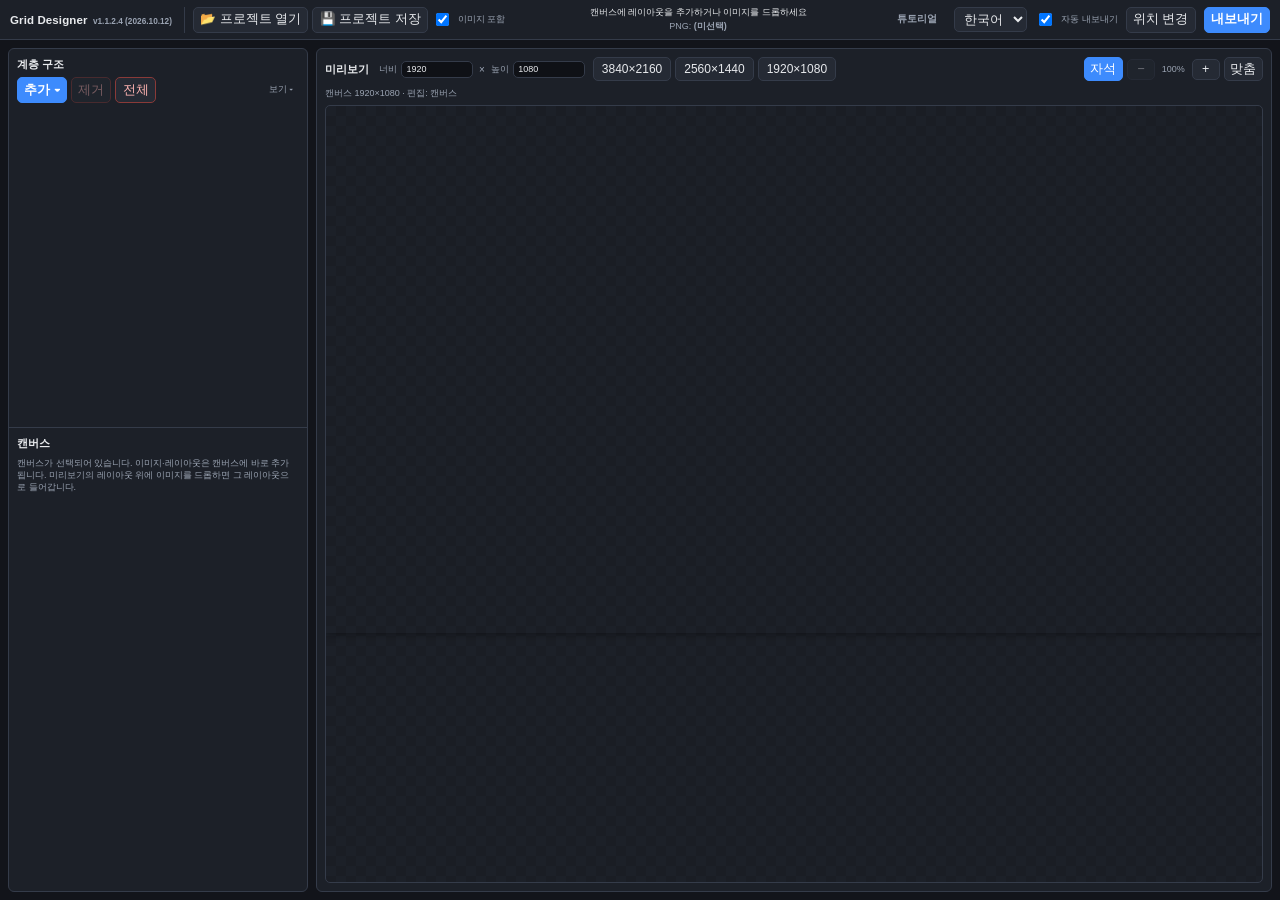
<file: index.html>
<!DOCTYPE html>
<!--
  Grid Designer
  Copyright (c) 2026 Khassarion
  SPDX-License-Identifier: LicenseRef-GridDesigner-Proprietary
-->
<html lang="ko">
  <head>
    <meta charset="UTF-8" />
    <meta name="viewport" content="width=device-width, initial-scale=1.0" />
    <title>Grid Designer</title>
    <link rel="icon" type="image/png" sizes="32x32" href="icons/icon_32.png" />
    <link rel="stylesheet" href="styles.css" />
  </head>
  <body>
    <header class="app-bar">
      <div class="app-bar-left">
        <span class="app-brand">Grid Designer <span id="appVersion" class="app-version"></span></span>
        <div class="app-bar-group" data-i18n-title="projectGroupTitle">
          <label id="openProjectLabel" class="file-pick-label" for="projectInput" data-i18n="open">📂 프로젝트 열기</label>
          <input id="projectInput" class="file-input" type="file" accept="application/json,.json" />
          <button id="saveProjectBtn" type="button" data-i18n="save">💾 프로젝트 저장</button>
          <label class="checkbox-row compact" for="saveWithImages" data-i18n-title="includeImagesTitle">
            <input id="saveWithImages" type="checkbox" checked />
            <span data-i18n="includeImages">이미지 포함</span>
          </label>
        </div>
      </div>
      <div class="app-bar-center">
        <div id="status" class="status">레이아웃을 구성하세요</div>
        <p id="savePaths" class="hint app-bar-path"></p>
      </div>
      <div class="app-bar-right">
        <a class="app-tutorial-link" href="tutorial.html" data-i18n="tutorial" data-i18n-title="tutorialTitle">튜토리얼</a>
        <label class="lang-select-wrap" data-i18n-title="langTitle">
          <select id="langSelect" aria-label="Language">
            <option value="ko">한국어</option>
            <option value="en">English</option>
          </select>
        </label>
        <label class="checkbox-row compact" for="autoExportPng" data-i18n-title="autoExportTitle">
          <input id="autoExportPng" type="checkbox" checked />
          <span data-i18n="autoExport">자동 내보내기</span>
        </label>
        <button id="changePngPathBtn" type="button" data-i18n="changePath" data-i18n-title="changePathTitle">위치 변경</button>
        <button id="exportPngBtn" class="primary" type="button" data-i18n="exportPng">내보내기</button>
      </div>
    </header>

    <div class="layout layout-2">
      <!-- Combined sidebar -->
      <aside class="sidebar panel">
        <div class="side-block side-hierarchy" id="hierarchyPanel">
          <div class="side-head">
            <h2 data-i18n="hierarchy">계층 구조</h2>
          </div>
          <div class="actions tight wrap hierarchy-actions">
            <div class="menu-drop" id="addMenu">
              <button id="addMenuBtn" class="primary" type="button" aria-haspopup="true" aria-expanded="false" data-i18n="addMenu">추가 ▾</button>
              <div class="menu-drop-panel" id="addMenuPanel" hidden>
                <button id="addImageMenuBtn" class="menu-drop-item" type="button" data-i18n="addImage">이미지 추가</button>
                <button id="addChildLayoutBtn" class="menu-drop-item" type="button" data-i18n="addLayout">레이아웃 추가</button>
                <button id="folderWatchMenuBtn" class="menu-drop-item" type="button" data-i18n="folderWatch" data-i18n-title="folderWatchTitle">자동 설정</button>
              </div>
            </div>
            <button id="removeNodeBtn" class="danger" type="button" data-i18n="remove" data-i18n-title="removeTitle">제거</button>
            <button id="clearChildrenBtn" class="danger" type="button" data-i18n="clearAll" data-i18n-title="clearAllTitle">전체</button>
            <div class="menu-drop hierarchy-view-menu" id="treeViewMenu">
              <button id="treeViewMenuBtn" type="button" aria-haspopup="true" aria-expanded="false" data-i18n="treeViewMenu" data-i18n-title="treeViewMenuTitle">보기 ▾</button>
              <div class="menu-drop-panel" id="treeViewMenuPanel" hidden>
                <button id="toggleTreeThumbsBtn" class="menu-drop-item" type="button" data-i18n="showTreeThumbs">썸네일 표시</button>
                <button id="collapseAllLayoutsBtn" class="menu-drop-item" type="button" data-i18n="collapseAllLayouts">모두 접기</button>
                <button id="expandAllLayoutsBtn" class="menu-drop-item" type="button" data-i18n="expandAllLayouts">모두 펼치기</button>
              </div>
            </div>
          </div>
          <input id="fileInput" class="file-input" type="file" accept="image/*" multiple tabindex="-1" aria-hidden="true" />
          <ul id="layoutTree" class="tree-list"></ul>
        </div>

        <div class="side-block side-settings">
          <div class="panel-scroll">
            <h2 id="settingsHeading" data-i18n="settingsHeadingCanvas">캔버스</h2>
            <p id="noLayoutHint" class="muted" data-i18n="noLayoutHint">캔버스가 선택되어 있습니다. 이미지·레이아웃은 캔버스에 바로 추가됩니다. 미리보기의 레이아웃 위에 이미지를 드롭하면 그 레이아웃으로 들어갑니다.</p>
            <p id="canvasImageSize" class="muted size-readout" hidden></p>

            <div id="layoutSettingsBlock" hidden>
            <div class="form-grid" id="layoutSizeRow">
              <div class="form-row">
                <label for="width" data-i18n="width">너비</label>
                <input id="width" type="number" value="960" min="1" />
              </div>
              <div class="form-row">
                <label for="height" data-i18n="height">높이</label>
                <input id="height" type="number" value="540" min="1" />
              </div>
            </div>
            <div class="actions tight wrap" id="layoutPresets">
              <button type="button" class="preset-size layout-preset" data-w="200" data-h="1080">200×1080</button>
              <button type="button" class="preset-size layout-preset" data-w="1920" data-h="160">1920×160</button>
              <button type="button" class="preset-size layout-preset" data-w="400" data-h="1080">400×1080</button>
            </div>
            <p id="sizeLockHint" class="muted" hidden data-i18n="sizeLockHint">부모 레이아웃 셀 크기로 고정</p>

            <div id="gridSettingsBlock">
              <h2 data-i18n="padding">패딩</h2>
              <div class="form-grid cols-4">
                <div class="form-row">
                  <label for="padL" data-i18n="padL">좌</label>
                  <input id="padL" type="number" value="0" min="0" />
                </div>
                <div class="form-row">
                  <label for="padR" data-i18n="padR">우</label>
                  <input id="padR" type="number" value="0" min="0" />
                </div>
                <div class="form-row">
                  <label for="padT" data-i18n="padT">상</label>
                  <input id="padT" type="number" value="0" min="0" />
                </div>
                <div class="form-row">
                  <label for="padB" data-i18n="padB">하</label>
                  <input id="padB" type="number" value="0" min="0" />
                </div>
              </div>

              <h2>
                <span data-i18n="cellSize">셀 크기</span>
                <span class="hint-tip" tabindex="0" data-i18n-title="cellHint" title="고정 크기 · 이미지는 셀에 꽉 채움">ⓘ</span>
              </h2>
              <div class="form-grid">
                <div class="form-row">
                  <label for="cellW" data-i18n="cellW">가로</label>
                  <input id="cellW" type="number" value="200" min="1" />
                </div>
                <div class="form-row">
                  <label for="cellH" data-i18n="cellH">세로</label>
                  <input id="cellH" type="number" value="160" min="1" />
                </div>
              </div>

              <h2>
                <span data-i18n="spacing">스페이싱</span>
                <span class="hint-tip" tabindex="0" data-i18n-title="spacingHint" title="음수 가능 (겹침)">ⓘ</span>
              </h2>
              <div class="form-grid">
                <div class="form-row">
                  <label for="spacingX" data-i18n="spacingX">가로</label>
                  <input id="spacingX" type="number" value="0" />
                </div>
                <div class="form-row">
                  <label for="spacingY" data-i18n="spacingY">세로</label>
                  <input id="spacingY" type="number" value="0" />
                </div>
              </div>

              <h2 data-i18n="placement">배치</h2>
              <div class="form-grid">
                <div class="form-row">
                  <label for="startCorner" data-i18n="startCorner">시작 코너</label>
                  <select id="startCorner">
                    <option value="left-top" data-i18n="alignLeftTop">좌측 상단</option>
                    <option value="right-top" data-i18n="alignRightTop">우측 상단</option>
                    <option value="left-bottom" data-i18n="alignLeftBottom">좌측 하단</option>
                    <option value="right-bottom" data-i18n="alignRightBottom">우측 하단</option>
                  </select>
                </div>
                <div class="form-row">
                  <label for="startAxis" data-i18n="startAxis">시작 축</label>
                  <select id="startAxis">
                    <option value="horizontal" data-i18n="axisHorizontal">수평</option>
                    <option value="vertical" data-i18n="axisVertical">수직</option>
                  </select>
                </div>
                <div class="form-row full">
                  <label for="childAlign" class="label-with-tip">
                    <span data-i18n="childAlign">자식 정렬</span>
                    <span class="hint-tip" tabindex="0" data-i18n-title="childAlignHint" title="셀 그룹이 레이아웃 안 어디에 붙는지">ⓘ</span>
                  </label>
                  <select id="childAlign"></select>
                </div>
                <div class="form-row full align-pad-row">
                  <div id="alignPad" class="align-pad" data-i18n-title="childAlign"></div>
                </div>
              </div>

              <h2 data-i18n="constraint">제약</h2>
              <div class="form-grid">
                <div class="form-row">
                  <label for="constraint" data-i18n="constraintType">유형</label>
                  <select id="constraint">
                    <option value="auto" data-i18n="constraintAuto">자동</option>
                    <option value="columns" data-i18n="constraintColumns">열 개수</option>
                    <option value="rows" data-i18n="constraintRows">행 개수</option>
                  </select>
                </div>
                <div class="form-row" id="constraintCountRow">
                  <label for="constraintCount" data-i18n="constraintCount">개수</label>
                  <input id="constraintCount" type="number" value="4" min="1" max="64" disabled />
                </div>
              </div>
            </div>

            <h2>
              <span data-i18n="background">배경</span>
              <span class="hint-tip" tabindex="0" data-i18n-title="bgAlphaHint" title="0 = 완전 투명 · 100 = 불투명">ⓘ</span>
            </h2>
            <div class="form-grid">
              <div class="form-row">
                <label for="bgColor" data-i18n="bgColor">색</label>
                <input id="bgColor" type="color" value="#000000" />
              </div>
              <div class="form-row">
                <label for="bgAlpha" data-i18n="bgAlpha">불투명도</label>
                <input id="bgAlpha" type="number" value="0" min="0" max="100" step="1" />
              </div>
            </div>
            </div>
          </div>
        </div>
      </aside>

      <!-- Preview -->
      <section class="panel preview-panel">
        <div class="preview-head">
          <h2 data-i18n="preview">미리보기</h2>
          <div class="canvas-size-bar" data-i18n-title="canvasSizeTitle">
            <label class="canvas-size-field">
              <span data-i18n="width">너비</span>
              <input id="canvasWidth" type="number" value="1920" min="1" />
            </label>
            <span class="canvas-size-x">×</span>
            <label class="canvas-size-field">
              <span data-i18n="height">높이</span>
              <input id="canvasHeight" type="number" value="1080" min="1" />
            </label>
            <div class="actions tight wrap canvas-presets" id="canvasPresets">
              <button type="button" class="preset-size canvas-preset" data-w="3840" data-h="2160">3840×2160</button>
              <button type="button" class="preset-size canvas-preset" data-w="2560" data-h="1440">2560×1440</button>
              <button type="button" class="preset-size canvas-preset" data-w="1920" data-h="1080">1920×1080</button>
            </div>
          </div>
          <div class="preview-tools">
            <button id="snapToggleBtn" type="button" class="toggle-btn active" data-i18n="snap" data-i18n-title="snapTitle">자석</button>
            <button id="zoomOutBtn" type="button" data-i18n-title="zoomOut">−</button>
            <span id="zoomLabel" class="zoom-label">100%</span>
            <button id="zoomInBtn" type="button" data-i18n-title="zoomIn">+</button>
            <button id="zoomResetBtn" type="button" data-i18n="zoomFit" data-i18n-title="zoomFit">맞춤</button>
          </div>
        </div>
        <p id="previewMeta" class="muted"></p>
          <div class="preview-wrap" id="previewWrap" data-i18n-title="previewDropTitle">
          <div id="previewShell" class="preview-shell">
            <div id="previewStage" class="preview-stage"></div>
          </div>
        </div>
      </section>
    </div>

    <canvas id="exportCanvas" hidden></canvas>

    <div id="whatsNewModal" class="modal" hidden>
      <div class="modal-backdrop" data-whats-new-close></div>
      <div class="modal-panel modal-panel-whats-new" role="dialog" aria-modal="true" aria-labelledby="whatsNewTitle">
        <div class="modal-head">
          <h2 id="whatsNewTitle" data-i18n="whatsNewTitle">업데이트 안내</h2>
          <button type="button" class="modal-close" data-whats-new-close aria-label="Close">×</button>
        </div>
        <div class="modal-body">
          <p id="whatsNewLead" class="muted modal-desc"></p>
          <div id="whatsNewBody" class="whats-new-body"></div>
        </div>
        <div class="modal-foot">
          <button id="whatsNewOkBtn" class="primary" type="button" data-whats-new-close data-i18n="whatsNewOk">확인</button>
        </div>
      </div>
    </div>

    <div id="whatsNewLightbox" class="whats-new-lightbox" hidden>
      <div class="whats-new-lightbox-backdrop" data-whats-new-lightbox-close></div>
      <button type="button" class="whats-new-lightbox-close" data-whats-new-lightbox-close aria-label="Close">×</button>
      <div class="whats-new-lightbox-stage">
        <img id="whatsNewLightboxImg" alt="" />
      </div>
    </div>

    <div id="folderWatchModal" class="modal" hidden>
      <div class="modal-backdrop" data-folder-watch-close></div>
      <div class="modal-panel" role="dialog" aria-modal="true" aria-labelledby="folderWatchModalTitle">
        <div class="modal-head">
          <h2 id="folderWatchModalTitle" data-i18n="folderWatchModalTitle">자동 이미지 추가</h2>
          <button type="button" class="modal-close" data-folder-watch-close aria-label="Close">×</button>
        </div>
        <div class="modal-body">
          <p class="muted modal-desc" data-i18n="folderWatchDesc">폴더마다 새 이미지가 생기면 지정한 레이아웃에 자동으로 추가합니다. Chrome/Edge 등에서 동작하며, 이 탭이 열려 있는 동안만 감시합니다.</p>
          <label class="checkbox-row" for="folderWatchEnabled">
            <input id="folderWatchEnabled" type="checkbox" />
            <span data-i18n="folderWatchEnable">자동 추가 사용</span>
          </label>
          <div class="folder-watch-rules-head">
            <span data-i18n="folderWatchRules">감시 규칙</span>
            <button id="folderWatchAddRuleBtn" type="button" data-i18n-title="folderWatchAddRuleTitle">+</button>
          </div>
          <ul id="folderWatchRuleList" class="folder-watch-rule-list"></ul>
          <p id="folderWatchSupportHint" class="muted modal-hint" hidden></p>
        </div>
        <div class="modal-foot">
          <button type="button" data-folder-watch-close data-i18n="folderWatchCancel">취소</button>
          <button id="folderWatchSaveBtn" class="primary" type="button" data-i18n="folderWatchSave">저장</button>
        </div>
      </div>
    </div>

    <script src="js/version.js"></script>
    <script src="js/grid.js"></script>
    <script src="js/i18n.js"></script>
    <script src="js/app.js"></script>
  </body>
</html>
</file>
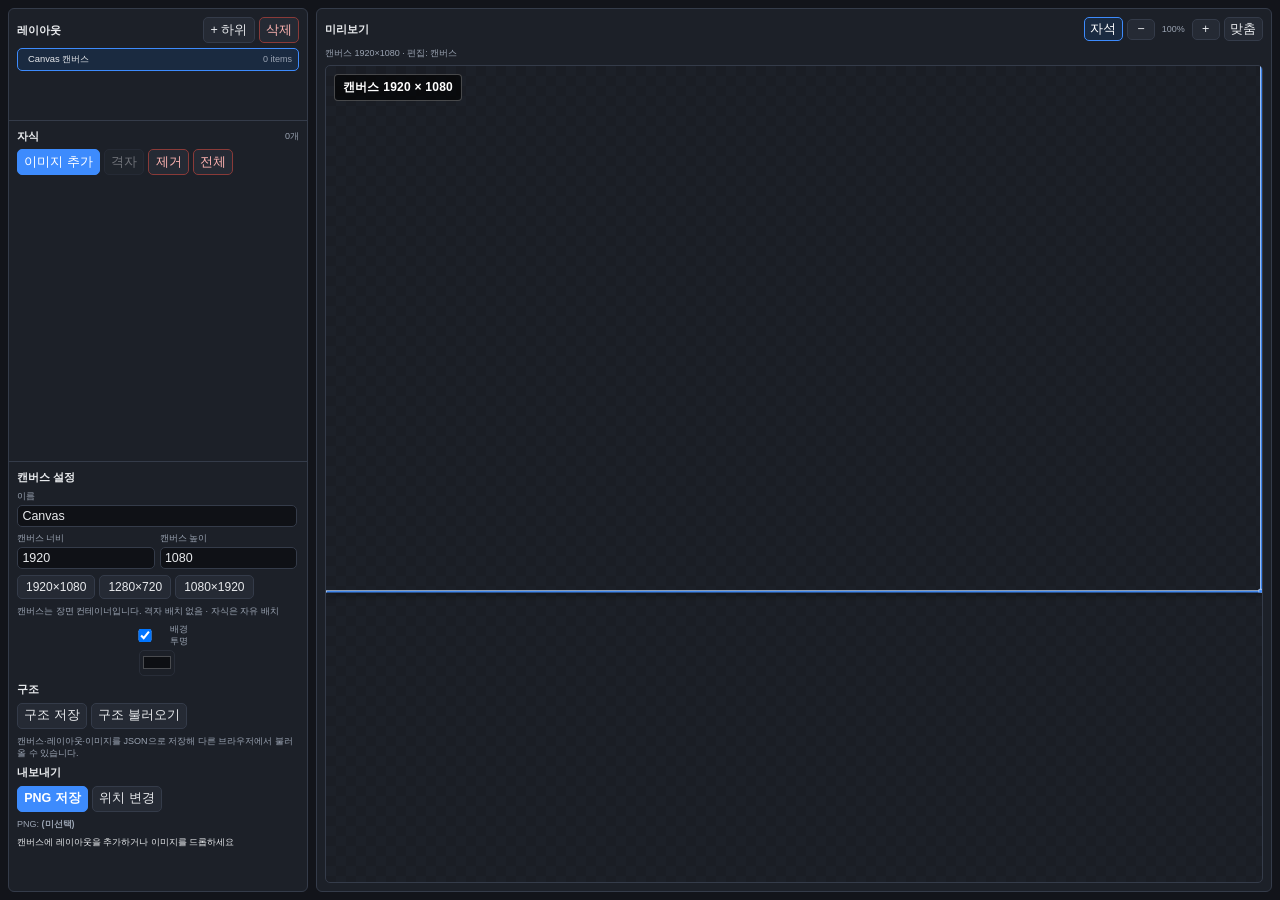
<file: web/index.html>
<!DOCTYPE html>
<html lang="ko">
  <head>
    <meta charset="UTF-8" />
    <meta name="viewport" content="width=device-width, initial-scale=1.0" />
    <title>OBS Grid Designer</title>
    <link rel="stylesheet" href="styles.css" />
  </head>
  <body>
    <div class="layout layout-2">
      <!-- Combined sidebar -->
      <aside class="sidebar panel">
        <div class="side-block side-layouts">
          <div class="side-head">
            <h2>레이아웃</h2>
            <div class="actions tight">
              <button id="addChildLayoutBtn" type="button" title="하위 레이아웃 추가">+ 하위</button>
              <button id="deleteLayoutBtn" class="danger" type="button" title="삭제">삭제</button>
            </div>
          </div>
          <ul id="layoutTree" class="tree-list"></ul>
        </div>

        <div class="side-block side-children" id="childrenPanel">
          <div class="side-head">
            <h2>자식</h2>
            <span id="childHint" class="muted side-meta"></span>
          </div>
          <div class="actions tight wrap">
            <label class="file-pick-label primary-label" for="fileInput">이미지 추가</label>
            <input id="fileInput" class="file-input" type="file" accept="image/*" multiple />
            <button id="reflowGridBtn" type="button">격자</button>
            <button id="removeChildBtn" class="danger" type="button">제거</button>
            <button id="clearChildrenBtn" class="danger" type="button">전체</button>
          </div>
          <ul id="childList" class="child-list"></ul>
        </div>

        <div class="side-block side-settings">
          <div class="panel-scroll">
            <h2 id="settingsHeading">캔버스 설정</h2>
            <div class="form-row full">
              <label for="layoutName">이름</label>
              <input id="layoutName" type="text" value="Canvas" />
            </div>

            <div class="form-grid" id="layoutSizeRow">
              <div class="form-row">
                <label for="width" id="widthLabel">너비</label>
                <input id="width" type="number" value="1920" min="1" />
              </div>
              <div class="form-row">
                <label for="height" id="heightLabel">높이</label>
                <input id="height" type="number" value="1080" min="1" />
              </div>
            </div>
            <div class="actions tight wrap" id="canvasPresets">
              <button type="button" class="preset-size" data-w="1920" data-h="1080">1920×1080</button>
              <button type="button" class="preset-size" data-w="1280" data-h="720">1280×720</button>
              <button type="button" class="preset-size" data-w="1080" data-h="1920">1080×1920</button>
            </div>
            <div class="actions tight wrap" id="layoutPresets" hidden>
              <button type="button" class="preset-size" data-w="200" data-h="1080">200×1080</button>
              <button type="button" class="preset-size" data-w="1920" data-h="160">1920×160</button>
              <button type="button" class="preset-size" data-w="400" data-h="1080">400×1080</button>
            </div>
            <p id="sizeLockHint" class="muted" hidden>부모 레이아웃 셀 크기로 고정</p>
            <p id="canvasHint" class="muted">캔버스는 장면 컨테이너입니다. 격자 배치 없음 · 자식은 자유 배치</p>

            <div id="gridSettingsBlock">
              <h2>패딩</h2>
              <div class="form-grid">
                <div class="form-row">
                  <label for="padL">좌</label>
                  <input id="padL" type="number" value="0" min="0" />
                </div>
                <div class="form-row">
                  <label for="padR">우</label>
                  <input id="padR" type="number" value="0" min="0" />
                </div>
                <div class="form-row">
                  <label for="padT">상</label>
                  <input id="padT" type="number" value="0" min="0" />
                </div>
                <div class="form-row">
                  <label for="padB">하</label>
                  <input id="padB" type="number" value="0" min="0" />
                </div>
              </div>

              <h2>셀 크기</h2>
              <div class="form-grid">
                <div class="form-row">
                  <label for="cellW">가로</label>
                  <input id="cellW" type="number" value="200" min="1" />
                </div>
                <div class="form-row">
                  <label for="cellH">세로</label>
                  <input id="cellH" type="number" value="160" min="1" />
                </div>
              </div>
              <p class="muted">고정 크기 · 이미지는 셀에 꽉 채움</p>

              <h2>스페이싱</h2>
              <div class="form-grid">
                <div class="form-row">
                  <label for="spacingX">가로</label>
                  <input id="spacingX" type="number" value="0" />
                </div>
                <div class="form-row">
                  <label for="spacingY">세로</label>
                  <input id="spacingY" type="number" value="0" />
                </div>
              </div>
              <p class="muted">음수 가능 (겹침)</p>

              <h2>배치</h2>
              <div class="form-grid">
                <div class="form-row">
                  <label for="startCorner">시작 코너</label>
                  <select id="startCorner">
                    <option value="left-top">Left Top</option>
                    <option value="right-top">Right Top</option>
                    <option value="left-bottom">Left Bottom</option>
                    <option value="right-bottom">Right Bottom</option>
                  </select>
                </div>
                <div class="form-row">
                  <label for="startAxis">시작 축</label>
                  <select id="startAxis">
                    <option value="horizontal">수평</option>
                    <option value="vertical">수직</option>
                  </select>
                </div>
                <div class="form-row full">
                  <label for="childAlign">자식 정렬</label>
                  <select id="childAlign"></select>
                </div>
              </div>
              <p class="muted">자식 정렬 = 셀 그룹이 레이아웃 안 어디에 붙는지</p>
              <div id="alignPad" class="align-pad" title="자식 정렬"></div>

              <h2>제약</h2>
              <div class="form-row full">
                <select id="constraint">
                  <option value="auto">자동</option>
                  <option value="columns">열 개수</option>
                  <option value="rows">행 개수</option>
                </select>
              </div>
              <div class="form-row full" id="constraintCountRow" hidden>
                <label for="constraintCount">개수</label>
                <input id="constraintCount" type="number" value="4" min="1" max="64" />
              </div>
            </div>

            <div class="form-row inline-bg">
              <label class="checkbox-row">
                <input id="transparentBg" type="checkbox" checked />
                배경 투명
              </label>
              <div id="bgColorRow" class="bg-color-inline">
                <input id="bgColor" type="color" value="#000000" disabled />
              </div>
            </div>

            <h2>구조</h2>
            <div class="actions tight wrap">
              <button id="saveProjectBtn" type="button">구조 저장</button>
              <label class="file-pick-label" for="projectInput">구조 불러오기</label>
              <input id="projectInput" class="file-input" type="file" accept="application/json,.json" />
            </div>
            <p class="muted">캔버스·레이아웃·이미지를 JSON으로 저장해 다른 브라우저에서 불러올 수 있습니다.</p>

            <h2>내보내기</h2>
            <div class="actions tight wrap">
              <button id="exportPngBtn" class="primary" type="button">PNG 저장</button>
              <button id="changePngPathBtn" type="button">위치 변경</button>
            </div>
            <p id="savePaths" class="hint"></p>
            <div id="status" class="status">레이아웃을 구성하세요</div>
          </div>
        </div>
      </aside>

      <!-- Preview -->
      <section class="panel preview-panel">
        <div class="preview-head">
          <h2>미리보기</h2>
          <div class="preview-tools">
            <button id="snapToggleBtn" type="button" class="toggle-btn active" title="자석 스냅">자석</button>
            <button id="zoomOutBtn" type="button" title="축소">−</button>
            <span id="zoomLabel" class="zoom-label">100%</span>
            <button id="zoomInBtn" type="button" title="확대">+</button>
            <button id="zoomResetBtn" type="button" title="맞춤">맞춤</button>
          </div>
        </div>
        <p id="previewMeta" class="muted"></p>
        <div class="preview-wrap" id="previewWrap" title="스크롤 휠로 확대/축소 · 이미지 드롭으로 추가">
          <div id="previewShell" class="preview-shell">
            <div id="previewStage" class="preview-stage"></div>
            <div id="canvasSizeBadge" class="canvas-size-badge" aria-hidden="true"></div>
          </div>
        </div>
      </section>
    </div>

    <canvas id="exportCanvas" hidden></canvas>
    <script src="js/grid.js"></script>
    <script src="js/app.js"></script>
  </body>
</html>
</file>
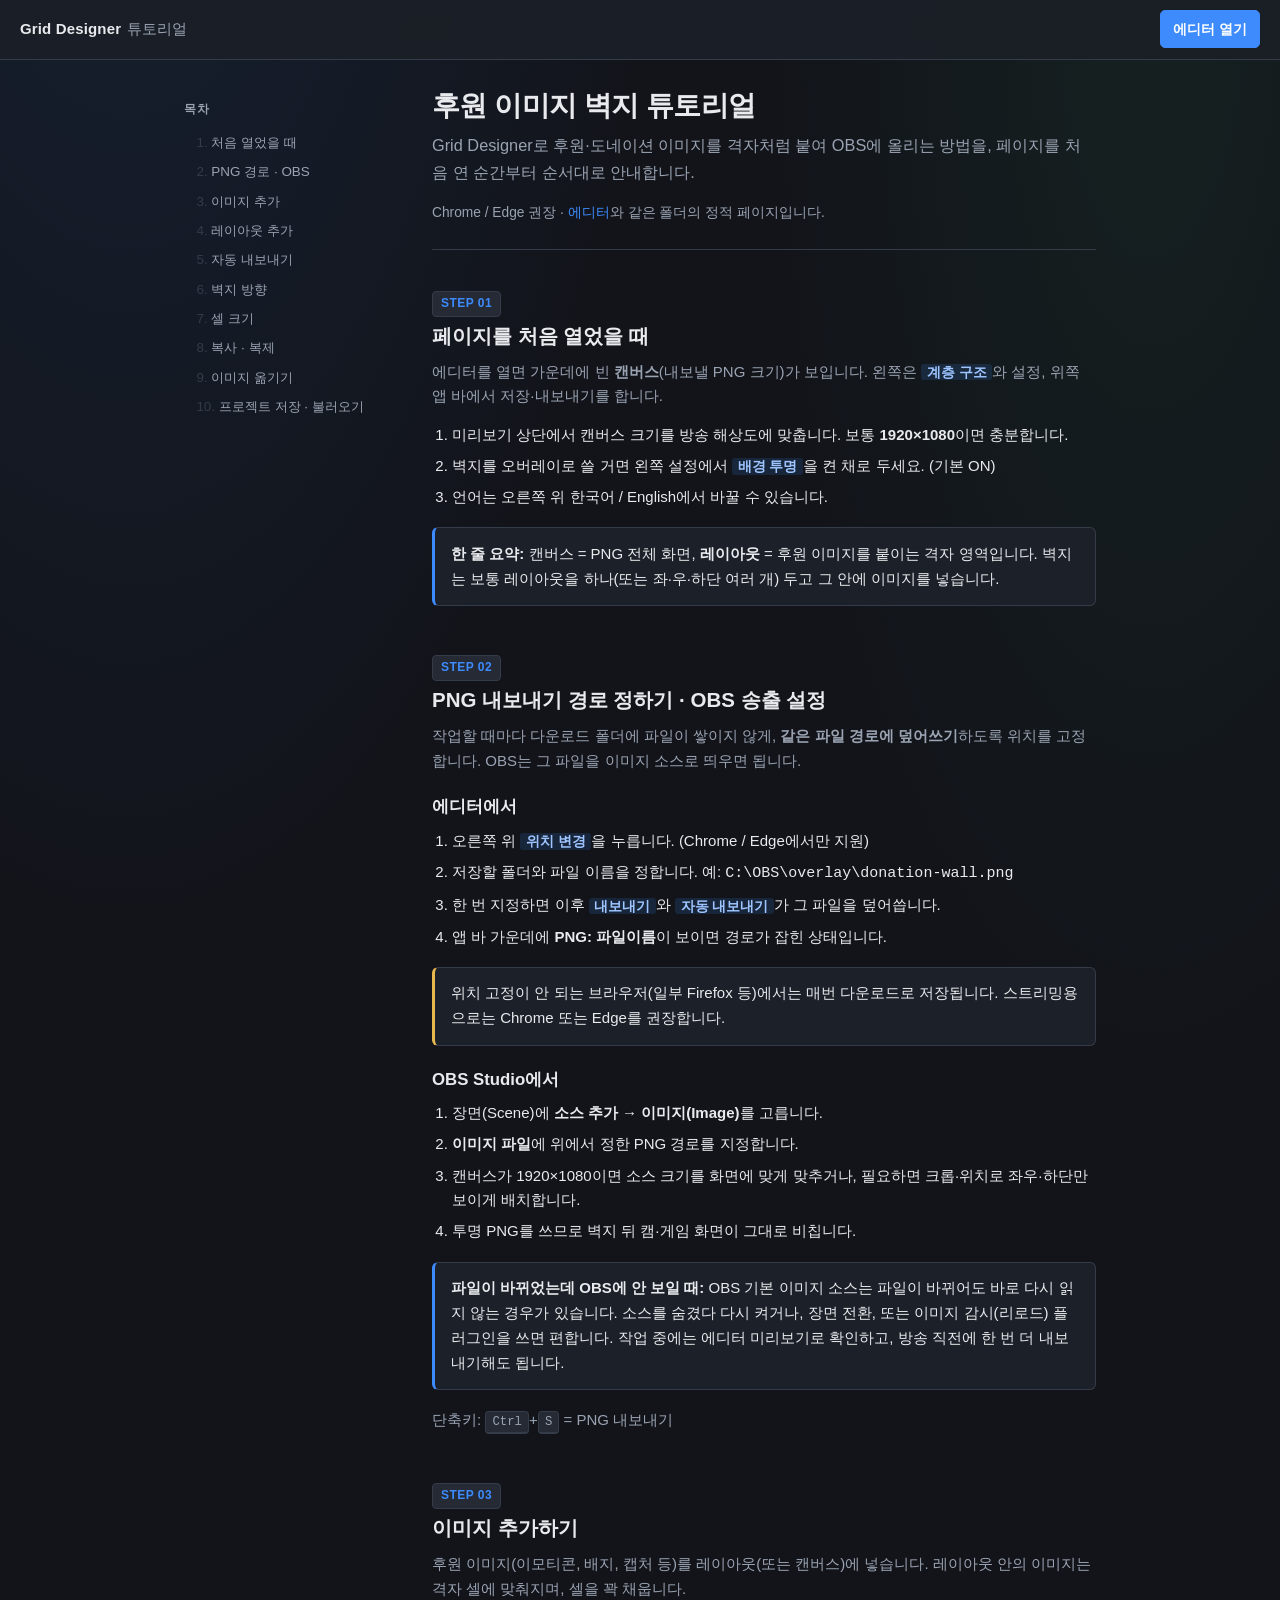
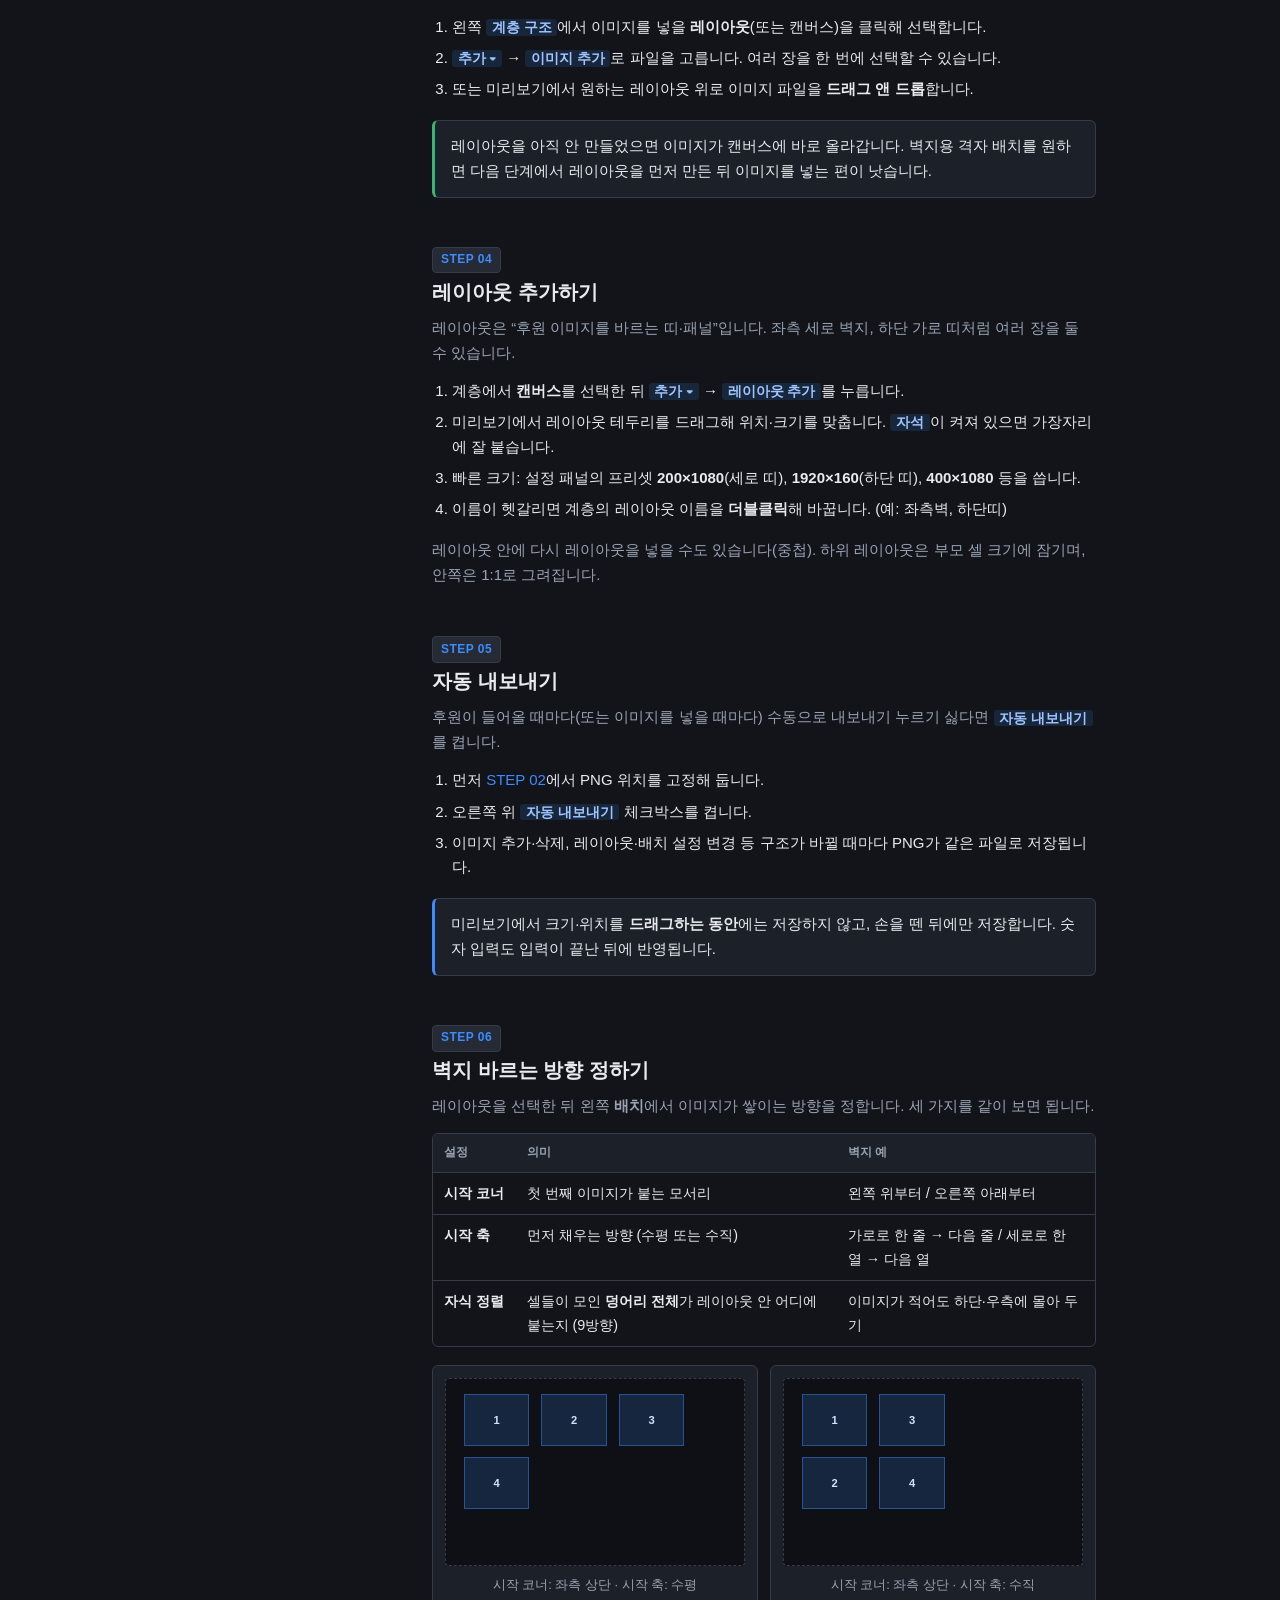
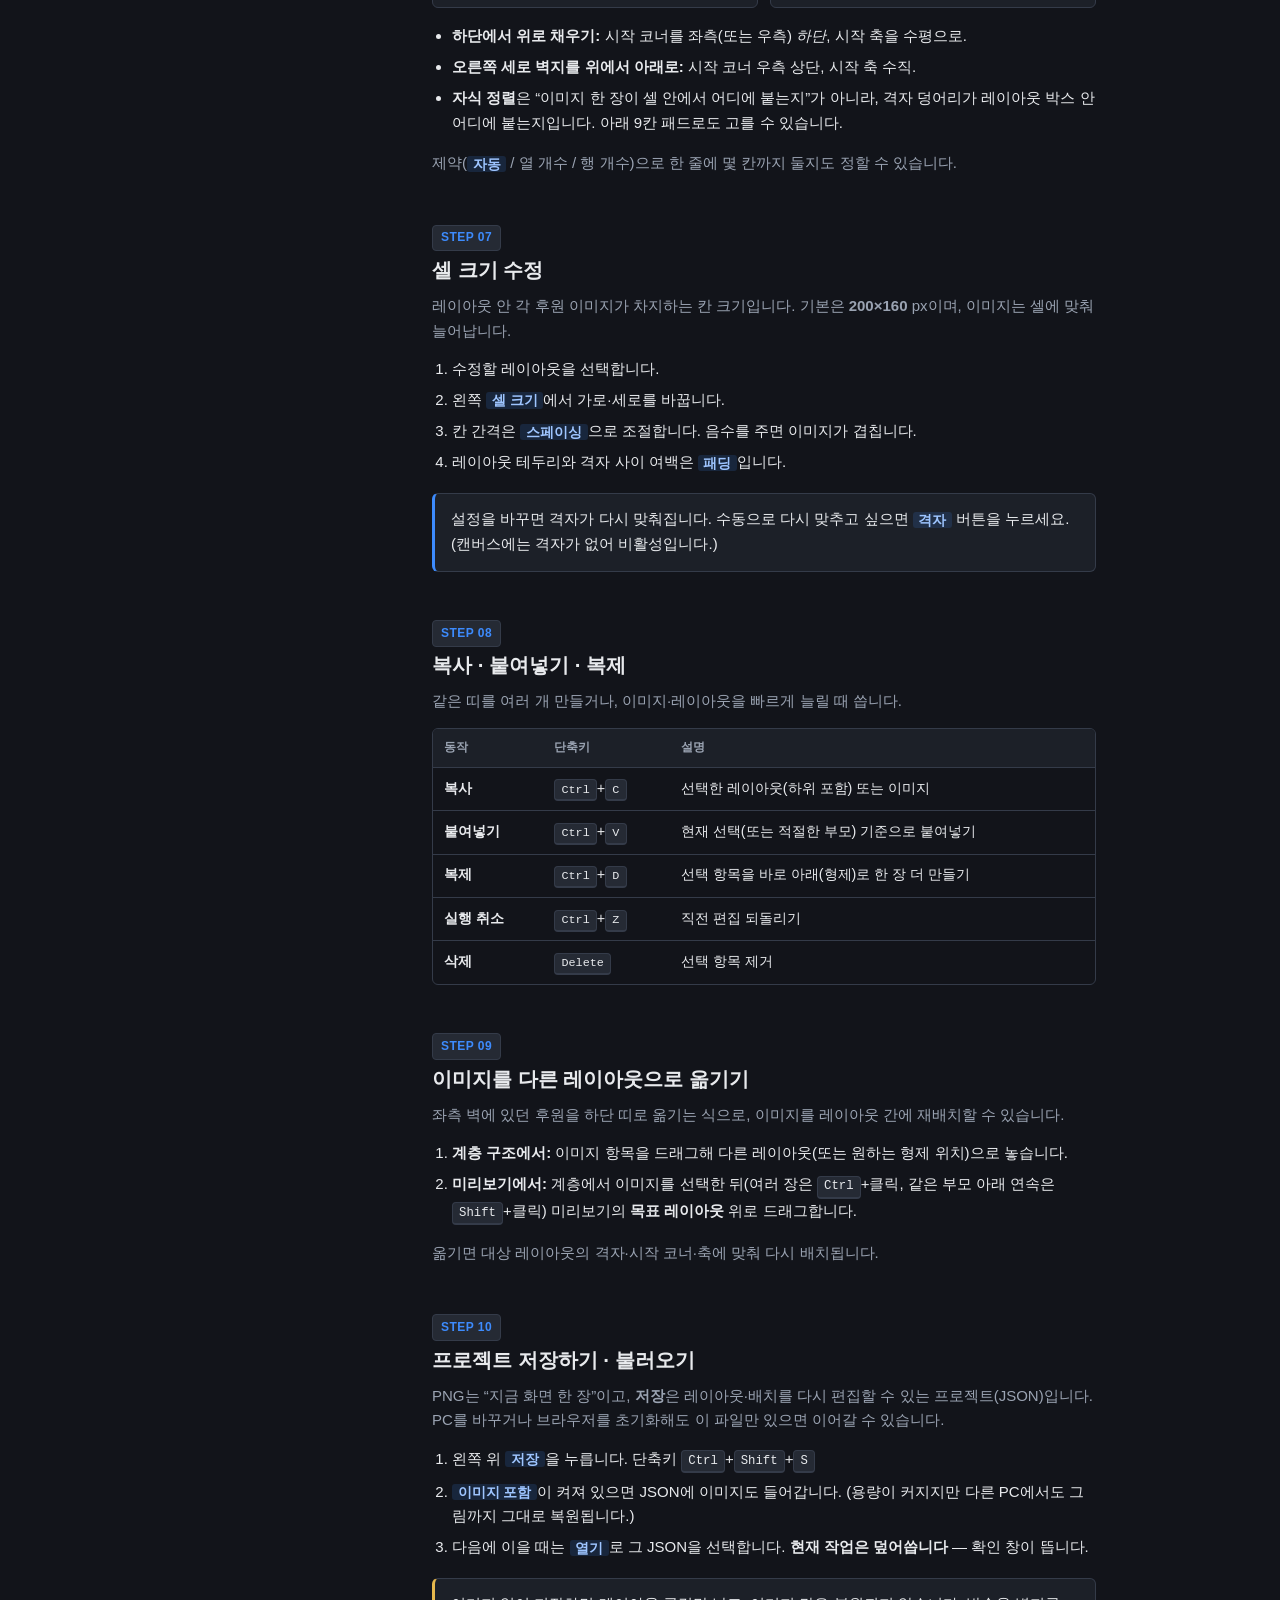
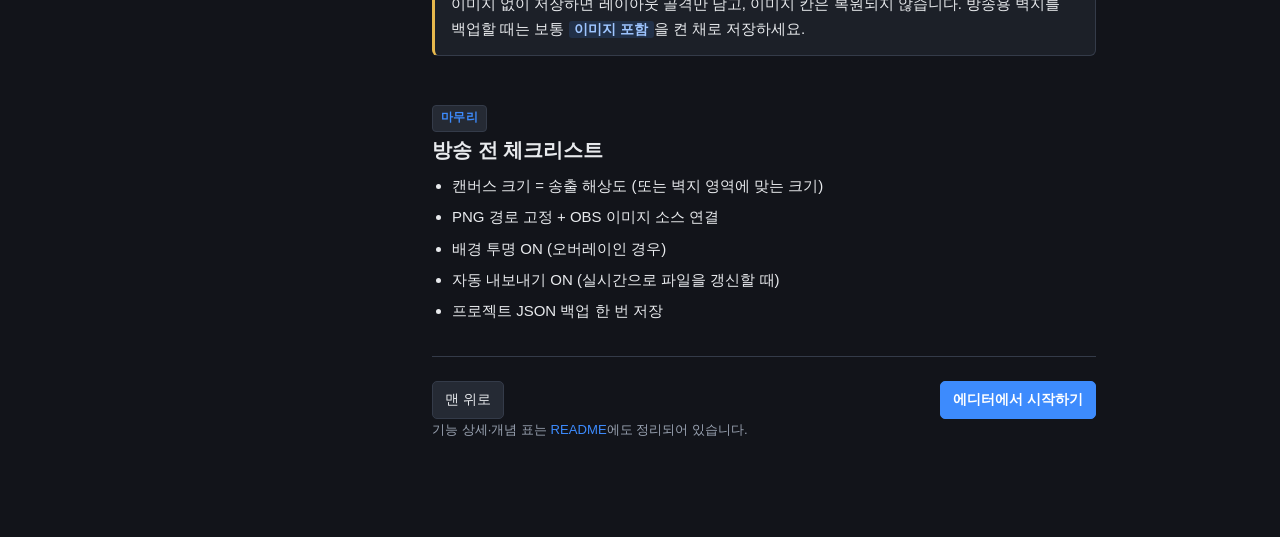
<file: tutorial.html>
<!DOCTYPE html>
<!--
  Grid Designer — Tutorial
  Copyright (c) 2026 Khassarion
  SPDX-License-Identifier: LicenseRef-GridDesigner-Proprietary
-->
<html lang="ko">
  <head>
    <meta charset="UTF-8" />
    <meta name="viewport" content="width=device-width, initial-scale=1.0" />
    <title>튜토리얼 — Grid Designer</title>
    <meta
      name="description"
      content="후원 이미지로 OBS 벽지를 만드는 Grid Designer 사용법. PNG 경로·OBS 설정부터 레이아웃·자동 내보내기까지."
    />
    <link rel="icon" type="image/png" sizes="32x32" href="icons/icon_32.png" />
    <link rel="stylesheet" href="tutorial.css" />
  </head>
  <body>
    <header class="top-bar">
      <a class="brand" href="index.html">Grid Designer<span>튜토리얼</span></a>
      <div class="top-actions">
        <a class="btn btn-primary" href="index.html">에디터 열기</a>
      </div>
    </header>

    <div class="shell">
      <nav class="toc" aria-label="목차">
        <h2>목차</h2>
        <ol>
          <li><a href="#start">처음 열었을 때</a></li>
          <li><a href="#png-obs">PNG 경로 · OBS</a></li>
          <li><a href="#add-image">이미지 추가</a></li>
          <li><a href="#add-layout">레이아웃 추가</a></li>
          <li><a href="#auto-export">자동 내보내기</a></li>
          <li><a href="#direction">벽지 방향</a></li>
          <li><a href="#cell-size">셀 크기</a></li>
          <li><a href="#copy">복사 · 복제</a></li>
          <li><a href="#move">이미지 옮기기</a></li>
          <li><a href="#save">프로젝트 저장 · 불러오기</a></li>
        </ol>
      </nav>

      <main class="main">
        <header class="hero">
          <h1>후원 이미지 벽지 튜토리얼</h1>
          <p class="lede">
            Grid Designer로 후원·도네이션 이미지를 격자처럼 붙여 OBS에 올리는 방법을,
            페이지를 처음 연 순간부터 순서대로 안내합니다.
          </p>
          <p class="meta">
            Chrome / Edge 권장 ·
            <a href="index.html">에디터</a>와 같은 폴더의 정적 페이지입니다.
          </p>
        </header>

        <section class="step" id="start">
          <span class="step-num">STEP 01</span>
          <h2>페이지를 처음 열었을 때</h2>
          <p>
            에디터를 열면 가운데에 빈 <strong>캔버스</strong>(내보낼 PNG 크기)가 보입니다.
            왼쪽은 <span class="ui">계층 구조</span>와 설정, 위쪽 앱 바에서 저장·내보내기를 합니다.
          </p>
          <ol>
            <li>미리보기 상단에서 캔버스 크기를 방송 해상도에 맞춥니다. 보통 <strong>1920×1080</strong>이면 충분합니다.</li>
            <li>벽지를 오버레이로 쓸 거면 왼쪽 설정에서 <span class="ui">배경 투명</span>을 켠 채로 두세요. (기본 ON)</li>
            <li>언어는 오른쪽 위 한국어 / English에서 바꿀 수 있습니다.</li>
          </ol>
          <div class="callout">
            <p>
              <strong>한 줄 요약:</strong> 캔버스 = PNG 전체 화면,
              <strong>레이아웃</strong> = 후원 이미지를 붙이는 격자 영역입니다.
              벽지는 보통 레이아웃을 하나(또는 좌·우·하단 여러 개) 두고 그 안에 이미지를 넣습니다.
            </p>
          </div>
        </section>

        <section class="step" id="png-obs">
          <span class="step-num">STEP 02</span>
          <h2>PNG 내보내기 경로 정하기 · OBS 송출 설정</h2>
          <p>
            작업할 때마다 다운로드 폴더에 파일이 쌓이지 않게, <strong>같은 파일 경로에 덮어쓰기</strong>하도록 위치를 고정합니다.
            OBS는 그 파일을 이미지 소스로 띄우면 됩니다.
          </p>

          <h3>에디터에서</h3>
          <ol>
            <li>오른쪽 위 <span class="ui">위치 변경</span>을 누릅니다. (Chrome / Edge에서만 지원)</li>
            <li>저장할 폴더와 파일 이름을 정합니다. 예: <code>C:\OBS\overlay\donation-wall.png</code></li>
            <li>한 번 지정하면 이후 <span class="ui">내보내기</span>와 <span class="ui">자동 내보내기</span>가 그 파일을 덮어씁니다.</li>
            <li>앱 바 가운데에 <strong>PNG: 파일이름</strong>이 보이면 경로가 잡힌 상태입니다.</li>
          </ol>
          <div class="callout warn">
            <p>
              위치 고정이 안 되는 브라우저(일부 Firefox 등)에서는 매번 다운로드로 저장됩니다.
              스트리밍용으로는 Chrome 또는 Edge를 권장합니다.
            </p>
          </div>

          <h3>OBS Studio에서</h3>
          <ol>
            <li>장면(Scene)에 <strong>소스 추가 → 이미지(Image)</strong>를 고릅니다.</li>
            <li><strong>이미지 파일</strong>에 위에서 정한 PNG 경로를 지정합니다.</li>
            <li>캔버스가 1920×1080이면 소스 크기를 화면에 맞게 맞추거나, 필요하면 크롭·위치로 좌우·하단만 보이게 배치합니다.</li>
            <li>투명 PNG를 쓰므로 벽지 뒤 캠·게임 화면이 그대로 비칩니다.</li>
          </ol>
          <div class="callout">
            <p>
              <strong>파일이 바뀌었는데 OBS에 안 보일 때:</strong>
              OBS 기본 이미지 소스는 파일이 바뀌어도 바로 다시 읽지 않는 경우가 있습니다.
              소스를 숨겼다 다시 켜거나, 장면 전환, 또는 이미지 감시(리로드) 플러그인을 쓰면 편합니다.
              작업 중에는 에디터 미리보기로 확인하고, 방송 직전에 한 번 더 내보내기해도 됩니다.
            </p>
          </div>
          <p>
            단축키: <span class="kbd">Ctrl</span>+<span class="kbd">S</span> = PNG 내보내기
          </p>
        </section>

        <section class="step" id="add-image">
          <span class="step-num">STEP 03</span>
          <h2>이미지 추가하기</h2>
          <p>
            후원 이미지(이모티콘, 배지, 캡처 등)를 레이아웃(또는 캔버스)에 넣습니다.
            레이아웃 안의 이미지는 격자 셀에 맞춰지며, 셀을 꽉 채웁니다.
          </p>
          <ol>
            <li>왼쪽 <span class="ui">계층 구조</span>에서 이미지를 넣을 <strong>레이아웃</strong>(또는 캔버스)을 클릭해 선택합니다.</li>
            <li><span class="ui">추가 ▾</span> → <span class="ui">이미지 추가</span>로 파일을 고릅니다. 여러 장을 한 번에 선택할 수 있습니다.</li>
            <li>또는 미리보기에서 원하는 레이아웃 위로 이미지 파일을 <strong>드래그 앤 드롭</strong>합니다.</li>
          </ol>
          <div class="callout ok">
            <p>
              레이아웃을 아직 안 만들었으면 이미지가 캔버스에 바로 올라갑니다.
              벽지용 격자 배치를 원하면 다음 단계에서 레이아웃을 먼저 만든 뒤 이미지를 넣는 편이 낫습니다.
            </p>
          </div>
        </section>

        <section class="step" id="add-layout">
          <span class="step-num">STEP 04</span>
          <h2>레이아웃 추가하기</h2>
          <p>
            레이아웃은 “후원 이미지를 바르는 띠·패널”입니다.
            좌측 세로 벽지, 하단 가로 띠처럼 여러 장을 둘 수 있습니다.
          </p>
          <ol>
            <li>계층에서 <strong>캔버스</strong>를 선택한 뒤 <span class="ui">추가 ▾</span> → <span class="ui">레이아웃 추가</span>를 누릅니다.</li>
            <li>미리보기에서 레이아웃 테두리를 드래그해 위치·크기를 맞춥니다. <span class="ui">자석</span>이 켜져 있으면 가장자리에 잘 붙습니다.</li>
            <li>빠른 크기: 설정 패널의 프리셋 <strong>200×1080</strong>(세로 띠), <strong>1920×160</strong>(하단 띠), <strong>400×1080</strong> 등을 씁니다.</li>
            <li>이름이 헷갈리면 계층의 레이아웃 이름을 <strong>더블클릭</strong>해 바꿉니다. (예: 좌측벽, 하단띠)</li>
          </ol>
          <p>
            레이아웃 안에 다시 레이아웃을 넣을 수도 있습니다(중첩).
            하위 레이아웃은 부모 셀 크기에 잠기며, 안쪽은 1:1로 그려집니다.
          </p>
        </section>

        <section class="step" id="auto-export">
          <span class="step-num">STEP 05</span>
          <h2>자동 내보내기</h2>
          <p>
            후원이 들어올 때마다(또는 이미지를 넣을 때마다) 수동으로 내보내기 누르기 싫다면
            <span class="ui">자동 내보내기</span>를 켭니다.
          </p>
          <ol>
            <li>먼저 <a href="#png-obs">STEP 02</a>에서 PNG 위치를 고정해 둡니다.</li>
            <li>오른쪽 위 <span class="ui">자동 내보내기</span> 체크박스를 켭니다.</li>
            <li>이미지 추가·삭제, 레이아웃·배치 설정 변경 등 구조가 바뀔 때마다 PNG가 같은 파일로 저장됩니다.</li>
          </ol>
          <div class="callout">
            <p>
              미리보기에서 크기·위치를 <strong>드래그하는 동안</strong>에는 저장하지 않고,
              손을 뗀 뒤에만 저장합니다. 숫자 입력도 입력이 끝난 뒤에 반영됩니다.
            </p>
          </div>
        </section>

        <section class="step" id="direction">
          <span class="step-num">STEP 06</span>
          <h2>벽지 바르는 방향 정하기</h2>
          <p>
            레이아웃을 선택한 뒤 왼쪽 <strong>배치</strong>에서 이미지가 쌓이는 방향을 정합니다.
            세 가지를 같이 보면 됩니다.
          </p>

          <div class="table-wrap">
            <table>
              <thead>
                <tr>
                  <th>설정</th>
                  <th>의미</th>
                  <th>벽지 예</th>
                </tr>
              </thead>
              <tbody>
                <tr>
                  <td>시작 코너</td>
                  <td>첫 번째 이미지가 붙는 모서리</td>
                  <td>왼쪽 위부터 / 오른쪽 아래부터</td>
                </tr>
                <tr>
                  <td>시작 축</td>
                  <td>먼저 채우는 방향 (수평 또는 수직)</td>
                  <td>가로로 한 줄 → 다음 줄 / 세로로 한 열 → 다음 열</td>
                </tr>
                <tr>
                  <td>자식 정렬</td>
                  <td>셀들이 모인 <strong>덩어리 전체</strong>가 레이아웃 안 어디에 붙는지 (9방향)</td>
                  <td>이미지가 적어도 하단·우측에 몰아 두기</td>
                </tr>
              </tbody>
            </table>
          </div>

          <div class="diagram" aria-hidden="true">
            <figure>
              <div class="mini-grid">
                <div class="cell" style="left: 6%; top: 8%; width: 22%; height: 28%">1</div>
                <div class="cell" style="left: 32%; top: 8%; width: 22%; height: 28%">2</div>
                <div class="cell" style="left: 58%; top: 8%; width: 22%; height: 28%">3</div>
                <div class="cell" style="left: 6%; top: 42%; width: 22%; height: 28%">4</div>
              </div>
              <figcaption>시작 코너: 좌측 상단 · 시작 축: 수평</figcaption>
            </figure>
            <figure>
              <div class="mini-grid">
                <div class="cell" style="left: 6%; top: 8%; width: 22%; height: 28%">1</div>
                <div class="cell" style="left: 6%; top: 42%; width: 22%; height: 28%">2</div>
                <div class="cell" style="left: 32%; top: 8%; width: 22%; height: 28%">3</div>
                <div class="cell" style="left: 32%; top: 42%; width: 22%; height: 28%">4</div>
              </div>
              <figcaption>시작 코너: 좌측 상단 · 시작 축: 수직</figcaption>
            </figure>
          </div>

          <ul>
            <li><strong>하단에서 위로 채우기:</strong> 시작 코너를 좌측(또는 우측) <em>하단</em>, 시작 축을 수평으로.</li>
            <li><strong>오른쪽 세로 벽지를 위에서 아래로:</strong> 시작 코너 우측 상단, 시작 축 수직.</li>
            <li><strong>자식 정렬</strong>은 “이미지 한 장이 셀 안에서 어디에 붙는지”가 아니라,
              격자 덩어리가 레이아웃 박스 안 어디에 붙는지입니다. 아래 9칸 패드로도 고를 수 있습니다.</li>
          </ul>
          <p>
            제약(<span class="ui">자동</span> / 열 개수 / 행 개수)으로 한 줄에 몇 칸까지 둘지도 정할 수 있습니다.
          </p>
        </section>

        <section class="step" id="cell-size">
          <span class="step-num">STEP 07</span>
          <h2>셀 크기 수정</h2>
          <p>
            레이아웃 안 각 후원 이미지가 차지하는 칸 크기입니다.
            기본은 <strong>200×160</strong> px이며, 이미지는 셀에 맞춰 늘어납니다.
          </p>
          <ol>
            <li>수정할 레이아웃을 선택합니다.</li>
            <li>왼쪽 <span class="ui">셀 크기</span>에서 가로·세로를 바꿉니다.</li>
            <li>칸 간격은 <span class="ui">스페이싱</span>으로 조절합니다. 음수를 주면 이미지가 겹칩니다.</li>
            <li>레이아웃 테두리와 격자 사이 여백은 <span class="ui">패딩</span>입니다.</li>
          </ol>
          <div class="callout">
            <p>
              설정을 바꾸면 격자가 다시 맞춰집니다. 수동으로 다시 맞추고 싶으면
              <span class="ui">격자</span> 버튼을 누르세요. (캔버스에는 격자가 없어 비활성입니다.)
            </p>
          </div>
        </section>

        <section class="step" id="copy">
          <span class="step-num">STEP 08</span>
          <h2>복사 · 붙여넣기 · 복제</h2>
          <p>같은 띠를 여러 개 만들거나, 이미지·레이아웃을 빠르게 늘릴 때 씁니다.</p>
          <div class="table-wrap">
            <table>
              <thead>
                <tr>
                  <th>동작</th>
                  <th>단축키</th>
                  <th>설명</th>
                </tr>
              </thead>
              <tbody>
                <tr>
                  <td>복사</td>
                  <td><span class="kbd">Ctrl</span>+<span class="kbd">C</span></td>
                  <td>선택한 레이아웃(하위 포함) 또는 이미지</td>
                </tr>
                <tr>
                  <td>붙여넣기</td>
                  <td><span class="kbd">Ctrl</span>+<span class="kbd">V</span></td>
                  <td>현재 선택(또는 적절한 부모) 기준으로 붙여넣기</td>
                </tr>
                <tr>
                  <td>복제</td>
                  <td><span class="kbd">Ctrl</span>+<span class="kbd">D</span></td>
                  <td>선택 항목을 바로 아래(형제)로 한 장 더 만들기</td>
                </tr>
                <tr>
                  <td>실행 취소</td>
                  <td><span class="kbd">Ctrl</span>+<span class="kbd">Z</span></td>
                  <td>직전 편집 되돌리기</td>
                </tr>
                <tr>
                  <td>삭제</td>
                  <td><span class="kbd">Delete</span></td>
                  <td>선택 항목 제거</td>
                </tr>
              </tbody>
            </table>
          </div>
        </section>

        <section class="step" id="move">
          <span class="step-num">STEP 09</span>
          <h2>이미지를 다른 레이아웃으로 옮기기</h2>
          <p>
            좌측 벽에 있던 후원을 하단 띠로 옮기는 식으로, 이미지를 레이아웃 간에 재배치할 수 있습니다.
          </p>
          <ol>
            <li>
              <strong>계층 구조에서:</strong> 이미지 항목을 드래그해 다른 레이아웃(또는 원하는 형제 위치)으로 놓습니다.
            </li>
            <li>
              <strong>미리보기에서:</strong> 계층에서 이미지를 선택한 뒤(여러 장은
              <span class="kbd">Ctrl</span>+클릭, 같은 부모 아래 연속은 <span class="kbd">Shift</span>+클릭)
              미리보기의 <strong>목표 레이아웃</strong> 위로 드래그합니다.
            </li>
          </ol>
          <p>
            옮기면 대상 레이아웃의 격자·시작 코너·축에 맞춰 다시 배치됩니다.
          </p>
        </section>

        <section class="step" id="save">
          <span class="step-num">STEP 10</span>
          <h2>프로젝트 저장하기 · 불러오기</h2>
          <p>
            PNG는 “지금 화면 한 장”이고, <strong>저장</strong>은 레이아웃·배치를 다시 편집할 수 있는
            프로젝트(JSON)입니다. PC를 바꾸거나 브라우저를 초기화해도 이 파일만 있으면 이어갈 수 있습니다.
          </p>
          <ol>
            <li>
              왼쪽 위 <span class="ui">저장</span>을 누릅니다.
              단축키 <span class="kbd">Ctrl</span>+<span class="kbd">Shift</span>+<span class="kbd">S</span>
            </li>
            <li>
              <span class="ui">이미지 포함</span>이 켜져 있으면 JSON에 이미지도 들어갑니다.
              (용량이 커지지만 다른 PC에서도 그림까지 그대로 복원됩니다.)
            </li>
            <li>
              다음에 이을 때는 <span class="ui">열기</span>로 그 JSON을 선택합니다.
              <strong>현재 작업은 덮어씁니다</strong> — 확인 창이 뜹니다.
            </li>
          </ol>
          <div class="callout warn">
            <p>
              이미지 없이 저장하면 레이아웃 골격만 남고, 이미지 칸은 복원되지 않습니다.
              방송용 벽지를 백업할 때는 보통 <span class="ui">이미지 포함</span>을 켠 채로 저장하세요.
            </p>
          </div>
        </section>

        <section class="step" id="checklist">
          <span class="step-num">마무리</span>
          <h2>방송 전 체크리스트</h2>
          <ul>
            <li>캔버스 크기 = 송출 해상도 (또는 벽지 영역에 맞는 크기)</li>
            <li>PNG 경로 고정 + OBS 이미지 소스 연결</li>
            <li>배경 투명 ON (오버레이인 경우)</li>
            <li>자동 내보내기 ON (실시간으로 파일을 갱신할 때)</li>
            <li>프로젝트 JSON 백업 한 번 저장</li>
          </ul>
          <div class="footer-nav">
            <a class="btn" href="#start">맨 위로</a>
            <a class="btn btn-primary" href="index.html">에디터에서 시작하기</a>
          </div>
          <p class="page-foot">
            기능 상세·개념 표는
            <a href="https://github.com/Khassarion/Grid-Designer/blob/main/README.md">README</a>에도 정리되어 있습니다.
          </p>
        </section>
      </main>
    </div>
  </body>
</html>
</file>
<file: styles.css>
/*!
 * Grid Designer
 * Copyright (c) 2026 Khassarion
 * SPDX-License-Identifier: LicenseRef-GridDesigner-Proprietary
 */

:root {
  --bg: #12141a;
  --panel: #1c2028;
  --panel-2: #252a34;
  --border: #343b49;
  --text: #e8eaed;
  --muted: #9aa3b2;
  --accent: #3d8bfd;
  --accent-2: #2f6fca;
  --ok: #3cb371;
  --err: #ff8e8a;
  --select-image: #ff4d4f;
  --select-image-fill: rgba(255, 77, 79, 0.28);
  --radius: 6px;
  --font: "Segoe UI", "Malgun Gothic", sans-serif;
}

* {
  box-sizing: border-box;
}

/* class { display:flex/grid } must not override the hidden attribute */
[hidden] {
  display: none !important;
}

html,
body {
  margin: 0;
  height: 100%;
  overflow: hidden;
  font-family: var(--font);
  font-size: 12.5px;
  color: var(--text);
  background: var(--bg);
}

body {
  display: flex;
  flex-direction: column;
}

/* Keep scrolling; hide scrollbars in main panes */
.tree-list,
.panel-scroll,
.preview-wrap {
  scrollbar-width: none;
  -ms-overflow-style: none;
}

.tree-list::-webkit-scrollbar,
.panel-scroll::-webkit-scrollbar,
.preview-wrap::-webkit-scrollbar {
  display: none;
  width: 0;
  height: 0;
}

.app-bar {
  flex: 0 0 auto;
  display: flex;
  align-items: center;
  gap: 12px;
  min-height: 40px;
  padding: 6px 10px;
  border-bottom: 1px solid var(--border);
  background: var(--panel);
}

.app-bar-left,
.app-bar-right {
  display: flex;
  align-items: center;
  gap: 8px;
  flex-shrink: 0;
}

.app-bar-center {
  flex: 1 1 auto;
  min-width: 0;
  display: flex;
  flex-direction: column;
  align-items: center;
  justify-content: center;
  gap: 1px;
  text-align: center;
}

.app-brand {
  font-size: 0.92rem;
  font-weight: 700;
  letter-spacing: 0.01em;
  margin-right: 4px;
  white-space: nowrap;
}

.app-version {
  margin-left: 0.25em;
  font-size: 0.72em;
  font-weight: 600;
  color: var(--muted);
  letter-spacing: 0;
}

.app-tutorial-link {
  margin-right: 2px;
  padding: 0.22rem 0.45rem;
  border: 1px solid transparent;
  border-radius: 5px;
  color: var(--muted);
  font-size: 0.78rem;
  font-weight: 600;
  text-decoration: none;
  white-space: nowrap;
}

.app-tutorial-link:hover {
  color: var(--text);
  border-color: var(--border);
  background: var(--panel-2);
  text-decoration: none;
}

.app-bar-group {
  display: flex;
  align-items: center;
  gap: 4px;
  padding-left: 8px;
  border-left: 1px solid var(--border);
}

.app-bar-path {
  max-width: 100%;
  overflow: hidden;
  text-overflow: ellipsis;
  white-space: nowrap;
}

.app-bar-right .primary {
  min-width: 4.5rem;
}

.lang-select-wrap {
  display: inline-flex;
  align-items: center;
}

.lang-select-wrap select {
  min-width: 5.5rem;
  padding: 0.28rem 0.4rem;
  border: 1px solid var(--border);
  border-radius: 5px;
  background: var(--panel-2);
  color: var(--text);
  font: inherit;
  cursor: pointer;
}

button,
input,
select {
  font: inherit;
}

button {
  cursor: pointer;
  border: 1px solid var(--border);
  background: var(--panel-2);
  color: var(--text);
  border-radius: 5px;
  padding: 0.28rem 0.5rem;
}

button:hover {
  border-color: var(--accent);
}

button:disabled,
button:disabled:hover {
  opacity: 0.4;
  cursor: not-allowed;
  border-color: var(--border);
}

button.primary {
  background: var(--accent);
  border-color: var(--accent);
  color: #fff;
  font-weight: 600;
}

button.danger {
  border-color: #8a3a38;
  color: #ffb4b2;
}

.layout {
  flex: 1;
  min-height: 0;
  display: grid;
  gap: 8px;
  padding: 8px;
  overflow: hidden;
}

.layout-2 {
  grid-template-columns: minmax(260px, 300px) 1fr;
}

.panel {
  background: var(--panel);
  border: 1px solid var(--border);
  border-radius: var(--radius);
  padding: 8px;
  display: flex;
  flex-direction: column;
  gap: 6px;
  min-height: 0;
  overflow: hidden;
}

.sidebar {
  gap: 0;
  padding: 0;
  overflow: hidden;
}

.side-block {
  display: flex;
  flex-direction: column;
  gap: 5px;
  min-height: 0;
  padding: 8px;
  border-bottom: 1px solid var(--border);
}

.side-block:last-child {
  border-bottom: none;
}

.side-hierarchy {
  flex: 1 1 35%;
  min-height: 160px;
  contain: layout paint style;
}

.side-hierarchy .tree-list {
  flex: 1;
  min-height: 80px;
  contain: layout paint;
}

.side-settings {
  flex: 1 1 45%;
  min-height: 160px;
  padding-bottom: 6px;
}

.side-settings .panel-scroll {
  padding-right: 2px;
}

.side-head {
  display: flex;
  align-items: center;
  justify-content: space-between;
  gap: 6px;
  flex-shrink: 0;
}

.side-meta {
  flex: 1;
  text-align: right;
  overflow: hidden;
  text-overflow: ellipsis;
  white-space: nowrap;
}

.actions.tight {
  gap: 4px;
}

.actions.tight.wrap {
  flex-wrap: wrap;
}

.hierarchy-actions {
  align-items: center;
}

.hierarchy-view-menu {
  margin-left: auto;
}

.hierarchy-view-menu > button {
  font-size: 0.68rem;
  padding: 0.18rem 0.4rem;
  color: var(--muted);
  background: transparent;
  border-color: transparent;
}

.hierarchy-view-menu > button:hover {
  color: var(--text);
  border-color: var(--border);
  background: var(--panel-2);
}

.hierarchy-view-menu .menu-drop-panel {
  left: auto;
  right: 0;
  min-width: 132px;
}

.menu-drop-item.is-checked::before {
  content: "✓ ";
  color: var(--accent);
}

.preview-panel {
  min-width: 0;
}

.panel-scroll {
  overflow: auto;
  min-height: 0;
  flex: 1;
  display: flex;
  flex-direction: column;
  gap: 6px;
}

.form-row input:disabled,
.form-row select:disabled {
  opacity: 0.45;
  cursor: not-allowed;
}

h1,
h2 {
  margin: 0;
  font-size: 0.9rem;
  font-weight: 650;
}

h2 {
  display: flex;
  align-items: center;
  gap: 0.35em;
}

.hint-tip {
  display: inline-flex;
  align-items: center;
  justify-content: center;
  flex: 0 0 auto;
  width: 1.1em;
  height: 1.1em;
  margin: 0;
  padding: 0;
  border: none;
  border-radius: 50%;
  background: transparent;
  color: var(--muted);
  font-size: 0.78em;
  font-weight: 700;
  font-style: normal;
  line-height: 1;
  cursor: help;
  user-select: none;
}

.hint-tip:hover,
.hint-tip:focus {
  color: var(--accent);
  outline: none;
}

.hint,
.muted {
  margin: 0;
  color: var(--muted);
  font-size: 0.72rem;
  line-height: 1.35;
}

.form-grid {
  display: grid;
  grid-template-columns: 1fr 1fr;
  gap: 4px 6px;
}

.form-grid.cols-4 {
  grid-template-columns: repeat(4, minmax(0, 1fr));
}

.form-grid.cols-4 input {
  padding-left: 0.2rem;
  padding-right: 0.2rem;
}

.form-row {
  display: flex;
  flex-direction: row;
  align-items: center;
  gap: 6px;
  min-width: 0;
}

.form-row.full {
  grid-column: 1 / -1;
}

.form-row > label {
  flex: 0 0 4.75rem;
  font-size: 0.7rem;
  color: var(--muted);
  white-space: nowrap;
  overflow: hidden;
  text-overflow: ellipsis;
  line-height: 1.2;
}

.form-row > label.label-with-tip {
  display: inline-flex;
  align-items: center;
  gap: 0.25em;
  overflow: visible;
}

.form-row > label.label-with-tip > span[data-i18n] {
  min-width: 0;
  overflow: hidden;
  text-overflow: ellipsis;
}

.form-grid.cols-4 .form-row {
  gap: 3px;
}

.form-grid.cols-4 .form-row > label {
  flex: 0 0 1em;
  text-align: center;
}

.form-row > input,
.form-row > select {
  flex: 1 1 0;
  min-width: 0;
  width: 100%;
  box-sizing: border-box;
  padding: 0.25rem 0.35rem;
  border-radius: 5px;
  border: 1px solid var(--border);
  background: #0f1116;
  color: var(--text);
  font: inherit;
  line-height: 1.3;
}

.form-row > input[type="color"] {
  padding: 0.1rem;
  height: 26px;
  max-width: 100%;
}

.checkbox-row {
  display: flex;
  align-items: center;
  gap: 6px;
  font-size: 0.78rem;
  color: var(--text);
}

.checkbox-row.compact {
  font-size: 0.72rem;
  color: var(--muted);
}

.actions {
  display: flex;
  flex-wrap: wrap;
  gap: 4px;
}

.status {
  min-height: 1.1em;
  font-size: 0.72rem;
}

.status.ok {
  color: var(--ok);
}

.status.err {
  color: var(--err);
}

.preview-stage.drop-target {
  outline: 2px dashed var(--accent);
  outline-offset: -2px;
  box-shadow: inset 0 0 0 9999px rgba(61, 139, 253, 0.14);
}

.grid-cell.drop-target {
  outline: 2px dashed var(--accent);
  outline-offset: -2px;
  box-shadow: inset 0 0 0 9999px rgba(61, 139, 253, 0.2);
  z-index: 9999 !important;
}

.size-readout {
  margin: 0.35rem 0 0;
  font-size: 0.85rem;
  font-variant-numeric: tabular-nums;
  color: var(--text);
}

.file-input {
  position: absolute;
  width: 1px;
  height: 1px;
  padding: 0;
  margin: -1px;
  overflow: hidden;
  clip: rect(0, 0, 0, 0);
  white-space: nowrap;
  border: 0;
  opacity: 0;
  pointer-events: none;
}

.file-pick-label {
  display: inline-block;
  cursor: pointer;
  border: 1px solid var(--border);
  background: var(--panel-2);
  border-radius: 5px;
  padding: 0.28rem 0.5rem;
  font-size: inherit;
  color: inherit;
}

.file-pick-label.primary-label {
  border-color: var(--accent);
  background: var(--accent);
  color: #fff;
}

.menu-drop {
  position: relative;
  display: inline-block;
}

.menu-drop-panel {
  position: absolute;
  top: calc(100% + 4px);
  left: 0;
  z-index: 40;
  min-width: 120px;
  padding: 4px;
  border: 1px solid var(--border);
  border-radius: 5px;
  background: var(--panel);
  box-shadow: 0 8px 20px rgba(0, 0, 0, 0.35);
  display: flex;
  flex-direction: column;
  gap: 2px;
}

.menu-drop-panel[hidden] {
  display: none !important;
}

.menu-drop-item {
  display: block;
  width: 100%;
  text-align: left;
  border: 1px solid transparent;
  background: transparent;
  color: var(--text);
  border-radius: 4px;
  padding: 0.35rem 0.55rem;
  cursor: pointer;
  font: inherit;
}

.menu-drop-item:hover {
  border-color: var(--accent);
  background: #1a2a40;
}

.modal-panel-whats-new {
  width: min(460px, 100%);
}

.whats-new-body {
  display: flex;
  flex-direction: column;
  gap: 14px;
}

.whats-new-ver {
  margin: 0 0 6px;
  font-size: 1rem;
  font-weight: 650;
  color: var(--accent);
}

.whats-new-list {
  margin: 0;
  padding-left: 1.15rem;
  display: flex;
  flex-direction: column;
  gap: 6px;
  line-height: 1.5;
  font-size: 0.95rem;
}

.whats-new-list li {
  padding-left: 2px;
}

.whats-new-list li.whats-new-media {
  list-style: none;
  margin: 4px 0 8px -1.15rem;
  padding: 0;
}

.whats-new-list li.whats-new-media img {
  display: block;
  width: 100%;
  max-width: 100%;
  height: auto;
  border-radius: 6px;
  border: 1px solid var(--border);
  background: #0a0c10;
  cursor: zoom-in;
}

.whats-new-lightbox[hidden] {
  display: none !important;
}

.whats-new-lightbox {
  position: fixed;
  inset: 0;
  z-index: 1100;
  display: flex;
  align-items: center;
  justify-content: center;
}

.whats-new-lightbox-backdrop {
  position: absolute;
  inset: 0;
  background: rgba(0, 0, 0, 0.82);
  cursor: zoom-out;
}

.whats-new-lightbox-close {
  position: absolute;
  top: 12px;
  right: 12px;
  z-index: 2;
  min-width: 36px;
  height: 36px;
  padding: 0;
  border: 1px solid var(--border);
  border-radius: 6px;
  background: var(--panel);
  color: var(--text);
  font-size: 1.35rem;
  line-height: 1;
  cursor: pointer;
}

.whats-new-lightbox-stage {
  position: relative;
  z-index: 1;
  max-width: 100vw;
  max-height: 100vh;
  overflow: auto;
  padding: 48px 16px 16px;
  box-sizing: border-box;
}

.whats-new-lightbox-stage img {
  display: block;
  width: auto;
  height: auto;
  max-width: none;
  max-height: none;
  margin: 0 auto;
  border-radius: 4px;
  box-shadow: 0 12px 40px rgba(0, 0, 0, 0.55);
  background: #0a0c10;
}

.modal[hidden] {
  display: none !important;
}

.modal {
  position: fixed;
  inset: 0;
  z-index: 1000;
  display: flex;
  align-items: center;
  justify-content: center;
  padding: 16px;
}

.modal-backdrop {
  position: absolute;
  inset: 0;
  background: rgba(0, 0, 0, 0.55);
}

.modal-panel {
  position: relative;
  z-index: 1;
  width: min(420px, 100%);
  max-height: min(90vh, 640px);
  overflow: auto;
  border: 1px solid var(--border);
  border-radius: 8px;
  background: var(--panel);
  box-shadow: 0 16px 40px rgba(0, 0, 0, 0.45);
}

.modal-head,
.modal-foot {
  display: flex;
  align-items: center;
  gap: 8px;
  padding: 12px 14px;
  border-bottom: 1px solid var(--border);
}

.modal-foot {
  justify-content: flex-end;
  border-bottom: 0;
  border-top: 1px solid var(--border);
}

.modal-head h2 {
  margin: 0;
  flex: 1;
  font-size: 0.95rem;
  font-weight: 650;
}

.modal-close {
  min-width: 28px;
  padding: 0.1rem 0.45rem;
  font-size: 1.1rem;
  line-height: 1.2;
}

.modal-body {
  display: flex;
  flex-direction: column;
  gap: 12px;
  padding: 14px;
}

.modal-desc,
.modal-hint,
.modal-path {
  margin: 0;
  line-height: 1.45;
}

.modal-field {
  display: flex;
  flex-direction: column;
  gap: 6px;
}

.modal-field > label {
  font-size: 0.78rem;
  color: var(--muted);
}

.modal-path {
  font-variant-numeric: tabular-nums;
  word-break: break-all;
}

.folder-watch-rules-head {
  display: flex;
  align-items: center;
  justify-content: space-between;
  gap: 8px;
  font-size: 0.78rem;
  color: var(--muted);
}

.folder-watch-rules-head button {
  width: 26px;
  height: 26px;
  padding: 0;
  font-size: 1rem;
  line-height: 1;
}

.folder-watch-rule-list {
  list-style: none;
  margin: 0;
  padding: 0;
  display: flex;
  flex-direction: column;
  gap: 8px;
  max-height: min(42vh, 320px);
  overflow: auto;
}

.folder-watch-rule {
  display: grid;
  grid-template-columns: 1fr auto;
  gap: 6px 8px;
  align-items: center;
  padding: 8px;
  border: 1px solid var(--border);
  border-radius: 6px;
  background: var(--panel-2);
}

.folder-watch-rule-main {
  display: flex;
  flex-direction: column;
  gap: 6px;
  min-width: 0;
}

.folder-watch-rule-folder {
  display: flex;
  flex-wrap: wrap;
  align-items: center;
  gap: 6px;
}

.folder-watch-rule-folder .modal-path {
  flex: 1 1 120px;
  min-width: 0;
}

.folder-watch-rule select {
  width: 100%;
}

.folder-watch-rule-remove {
  align-self: start;
  width: 26px;
  height: 26px;
  padding: 0;
  line-height: 1;
}

.folder-watch-empty {
  margin: 0;
  padding: 10px 8px;
  text-align: center;
  color: var(--muted);
  font-size: 0.78rem;
}

#addMenuBtn.folder-watch-on::after {
  content: "auto";
  margin-left: 0.35em;
  font-size: 0.68em;
  font-weight: 600;
  letter-spacing: 0.04em;
  text-transform: lowercase;
  opacity: 0.9;
  vertical-align: 0.08em;
}

#folderWatchMenuBtn.active {
  border-color: var(--accent);
  background: rgba(61, 139, 253, 0.18);
  color: #cfe2ff;
}

.tree-list,
.image-list,
.child-list {
  list-style: none;
  margin: 0;
  padding: 0;
  overflow: auto;
  flex: 1;
  min-height: 0;
  display: flex;
  flex-direction: column;
  gap: 3px;
}

.tree-item {
  display: grid;
  grid-template-columns: auto auto 1fr auto;
  gap: 4px;
  align-items: center;
  padding: 4px 6px;
  border-radius: 5px;
  background: var(--panel-2);
  border: 1px solid transparent;
  cursor: grab;
}

.tree-item.tree-image {
  grid-template-columns: auto auto 28px 1fr;
}

.tree-item.tree-image.no-thumb {
  grid-template-columns: auto auto 1fr;
}

.tree-item.tree-layout {
  grid-template-columns: auto auto auto 1fr auto;
}

.tree-item.tree-layout.is-hidden .name {
  opacity: 0.45;
}

.tree-vis {
  width: 20px;
  min-width: 20px;
  height: 20px;
  padding: 0;
  border: none;
  background: transparent;
  color: var(--muted);
  border-radius: 3px;
  cursor: pointer;
  display: inline-flex;
  align-items: center;
  justify-content: center;
  flex-shrink: 0;
}

.tree-vis img {
  width: 16px;
  height: 16px;
  display: block;
  pointer-events: none;
  opacity: 0.9;
  object-fit: contain;
  border-radius: 0;
  background: transparent !important;
  flex-shrink: 0;
}

.tree-vis:hover {
  background: rgba(255, 255, 255, 0.06);
}

.tree-vis:hover img {
  opacity: 1;
  filter: brightness(1.25);
}

.tree-vis.is-off img {
  opacity: 0.5;
}

.tree-vis.is-off:hover img {
  opacity: 0.85;
}

.tree-item.active {
  border-color: var(--accent);
  background: #1a2a40;
}

.tree-pad {
  flex-shrink: 0;
  display: inline-block;
}

.tree-twist {
  width: 18px;
  min-width: 18px;
  height: 18px;
  padding: 0;
  border: none;
  background: transparent;
  color: var(--muted);
  font-size: 9px;
  line-height: 18px;
  text-align: center;
  border-radius: 3px;
  cursor: pointer;
}

.tree-twist:hover:not(:disabled):not(.empty) {
  color: var(--text);
  background: rgba(255, 255, 255, 0.06);
}

.tree-twist.empty,
.tree-twist:disabled {
  opacity: 0.35;
  cursor: default;
}

.tree-item.tree-image > img,
.tree-thumb {
  width: 28px;
  height: 28px;
  object-fit: cover;
  border-radius: 3px;
  background: #000;
  pointer-events: none;
  flex-shrink: 0;
}

.tree-thumb {
  display: inline-block;
  background-position: center;
  background-size: cover;
  background-repeat: no-repeat;
}

.tree-item .name {
  overflow: hidden;
  text-overflow: ellipsis;
  white-space: nowrap;
  font-size: 0.75rem;
  min-width: 0;
}

.tree-item .tree-rename {
  width: 100%;
  min-width: 0;
  margin: 0;
  padding: 1px 4px;
  border: 1px solid var(--accent);
  border-radius: 3px;
  background: #0f1116;
  color: var(--text);
  font: inherit;
  font-size: 0.75rem;
}

.tree-item.dragging {
  opacity: 0.5;
}

.tree-item.drag-over {
  border-color: var(--accent);
}

.align-pad-row {
  justify-content: flex-start;
  padding-left: 4.75rem;
}

.align-pad {
  display: grid;
  grid-template-columns: repeat(3, 22px);
  grid-template-rows: repeat(3, 22px);
  gap: 2px;
  width: fit-content;
  margin: 0;
}

.align-pad button {
  padding: 0;
  width: 22px;
  height: 22px;
  min-width: 0;
  font-size: 0;
  position: relative;
}

.align-pad button::after {
  content: "";
  position: absolute;
  width: 5px;
  height: 5px;
  border-radius: 1px;
  background: var(--muted);
}

.align-pad button[data-align="left-top"]::after {
  left: 3px;
  top: 3px;
}
.align-pad button[data-align="center-top"]::after {
  left: 8px;
  top: 3px;
}
.align-pad button[data-align="right-top"]::after {
  right: 3px;
  top: 3px;
}
.align-pad button[data-align="left-middle"]::after {
  left: 3px;
  top: 8px;
}
.align-pad button[data-align="center-middle"]::after {
  left: 8px;
  top: 8px;
}
.align-pad button[data-align="right-middle"]::after {
  right: 3px;
  top: 8px;
}
.align-pad button[data-align="left-bottom"]::after {
  left: 3px;
  bottom: 3px;
}
.align-pad button[data-align="center-bottom"]::after {
  left: 8px;
  bottom: 3px;
}
.align-pad button[data-align="right-bottom"]::after {
  right: 3px;
  bottom: 3px;
}

.align-pad button.active {
  border-color: var(--accent);
  background: #1a2a40;
}

.align-pad button.active::after {
  background: var(--accent);
}

.preview-head {
  display: flex;
  justify-content: space-between;
  align-items: center;
  gap: 10px;
  flex-wrap: wrap;
}

.canvas-size-bar {
  display: flex;
  align-items: center;
  gap: 6px;
  flex: 1 1 auto;
  min-width: 0;
  flex-wrap: wrap;
}

.canvas-size-field {
  display: flex;
  align-items: center;
  gap: 4px;
  font-size: 0.72rem;
  color: var(--muted);
}

.canvas-size-field input {
  width: 72px;
  padding: 0.2rem 0.35rem;
  border-radius: 5px;
  border: 1px solid var(--border);
  background: #0f1116;
  color: var(--text);
}

.canvas-size-x {
  color: var(--muted);
  font-size: 0.8rem;
}

.canvas-presets {
  margin-left: 2px;
}

.preview-tools {
  display: flex;
  align-items: center;
  gap: 4px;
  flex-wrap: wrap;
  margin-left: auto;
}

.preview-tools button {
  min-width: 28px;
  padding: 0.2rem 0.45rem;
}

.preview-tools .toggle-btn {
  border-color: var(--border);
  background: var(--panel-2);
  color: var(--muted);
}

.preview-tools .toggle-btn:hover {
  border-color: #5a6578;
  background: #2a303c;
  color: var(--text);
}

.preview-tools .toggle-btn.active {
  border-color: var(--accent);
  background: var(--accent);
  color: #fff;
}

.preview-tools .toggle-btn.active:hover {
  border-color: var(--accent-2);
  background: var(--accent-2);
  color: #fff;
}

.zoom-label {
  min-width: 3.2em;
  text-align: center;
  font-size: 0.72rem;
  color: var(--muted);
  font-variant-numeric: tabular-nums;
}

.preview-wrap {
  flex: 1;
  min-height: 0;
  display: block;
  overflow: auto;
  border: 1px solid var(--border);
  border-radius: 5px;
  contain: layout paint;
  background:
    linear-gradient(45deg, #1a1d24 25%, transparent 25%),
    linear-gradient(-45deg, #1a1d24 25%, transparent 25%),
    linear-gradient(45deg, transparent 75%, #1a1d24 75%),
    linear-gradient(-45deg, transparent 75%, #1a1d24 75%);
  background-size: 20px 20px;
  background-position: 0 0, 0 10px, 10px -10px, -10px 0;
}

.preview-shell {
  position: relative;
  margin: 0;
  /* Paint-style: pin canvas to top-left of the scroll area */
}

.preset-size {
  font-size: 12px;
  padding: 4px 8px;
}

.preview-stage {
  position: absolute;
  top: 0;
  left: 0;
  overflow: hidden;
  transform-origin: 0 0;
  box-shadow: 0 4px 16px rgba(0, 0, 0, 0.45);
}

.grid-cell {
  position: absolute;
  overflow: visible;
  pointer-events: none;
}

.grid-cell.interactive {
  outline: 1px solid rgba(255, 255, 255, 0.15);
  cursor: move;
  touch-action: none;
  pointer-events: auto;
}

.grid-cell.selected {
  outline: 2px solid var(--accent);
  outline-offset: -2px;
  box-shadow: inset 0 0 0 9999px rgba(61, 139, 253, 0.16);
  z-index: 10000 !important;
}

.grid-cell.selected-nested-image {
  outline: 3px solid var(--select-image);
  outline-offset: -2px;
  box-shadow:
    inset 0 0 0 9999px var(--select-image-fill),
    0 0 0 2px rgba(255, 255, 255, 0.45);
  z-index: 10000 !important;
}

.grid-cell img {
  position: absolute;
  display: block;
  max-width: none;
  pointer-events: none;
}

.nested-stage {
  position: absolute;
  left: 0;
  top: 0;
  overflow: visible;
  pointer-events: none;
}

.grid-cell.highlight-nested {
  outline: 2px dashed var(--accent);
  outline-offset: -2px;
}

.resize-handle {
  position: absolute;
  width: 10px;
  height: 10px;
  background: var(--accent);
  border: 1px solid #fff;
  border-radius: 1px;
  z-index: 3;
  box-sizing: border-box;
}

.resize-handle.nw { left: -5px; top: -5px; cursor: nwse-resize; }
.resize-handle.n  { left: calc(50% - 5px); top: -5px; cursor: ns-resize; }
.resize-handle.ne { right: -5px; top: -5px; cursor: nesw-resize; }
.resize-handle.e  { right: -5px; top: calc(50% - 5px); cursor: ew-resize; }
.resize-handle.se { right: -5px; bottom: -5px; cursor: nwse-resize; }
.resize-handle.s  { left: calc(50% - 5px); bottom: -5px; cursor: ns-resize; }
.resize-handle.sw { left: -5px; bottom: -5px; cursor: nesw-resize; }
.resize-handle.w  { left: -5px; top: calc(50% - 5px); cursor: ew-resize; }

.canvas-handle {
  position: absolute;
  z-index: 20;
  background: rgba(61, 139, 253, 0.9);
  border: 1px solid #fff;
}

.canvas-handle.e {
  top: 0;
  right: -4px;
  width: 8px;
  height: 100%;
  cursor: ew-resize;
}

.canvas-handle.s {
  left: 0;
  bottom: -4px;
  width: 100%;
  height: 8px;
  cursor: ns-resize;
}

.canvas-handle.se {
  right: -5px;
  bottom: -5px;
  width: 12px;
  height: 12px;
  cursor: nwse-resize;
  border-radius: 1px;
}

.grid-cell-label {
  position: absolute;
  top: 2px;
  left: 3px;
  z-index: 2;
  font-size: 10px;
  font-weight: 700;
  color: #fff;
  text-shadow: 0 1px 2px #000;
  pointer-events: none;
}

.grid-cell-size {
  position: absolute;
  top: 4px;
  left: 4px;
  z-index: 4;
  padding: 2px 6px;
  border-radius: 3px;
  background: rgba(0, 0, 0, 0.72);
  border: 1px solid rgba(255, 255, 255, 0.35);
  color: #fff;
  font-size: 11px;
  font-weight: 700;
  font-variant-numeric: tabular-nums;
  line-height: 1.2;
  letter-spacing: 0.02em;
  pointer-events: none;
  white-space: nowrap;
}

.grid-cell.selected .grid-cell-size {
  background: rgba(45, 110, 200, 0.92);
  border-color: rgba(255, 255, 255, 0.55);
}

@media (max-width: 900px) {
  body {
    overflow: auto;
  }

  .app-bar {
    flex-wrap: wrap;
  }

  .app-bar-center {
    order: 3;
    flex: 1 1 100%;
  }

  .layout-2 {
    grid-template-columns: 1fr;
    grid-template-rows: minmax(320px, 42vh) minmax(360px, 1fr);
    height: auto;
    min-height: calc(100vh - 48px);
    overflow: visible;
  }

  .sidebar {
    max-height: none;
  }

  .side-hierarchy .tree-list {
    min-height: 120px;
  }
}
</file>
<file: web/styles.css>
:root {
  --bg: #12141a;
  --panel: #1c2028;
  --panel-2: #252a34;
  --border: #343b49;
  --text: #e8eaed;
  --muted: #9aa3b2;
  --accent: #3d8bfd;
  --accent-2: #2f6fca;
  --ok: #3cb371;
  --err: #ff8e8a;
  --radius: 6px;
  --font: "Segoe UI", "Malgun Gothic", sans-serif;
}

* {
  box-sizing: border-box;
}

/* class { display:flex/grid } must not override the hidden attribute */
[hidden] {
  display: none !important;
}

html,
body {
  margin: 0;
  height: 100%;
  overflow: hidden;
  font-family: var(--font);
  font-size: 12.5px;
  color: var(--text);
  background: var(--bg);
}

body {
  display: flex;
  flex-direction: column;
}

button,
input,
select {
  font: inherit;
}

button {
  cursor: pointer;
  border: 1px solid var(--border);
  background: var(--panel-2);
  color: var(--text);
  border-radius: 5px;
  padding: 0.28rem 0.5rem;
}

button:hover {
  border-color: var(--accent);
}

button:disabled,
button:disabled:hover {
  opacity: 0.4;
  cursor: not-allowed;
  border-color: var(--border);
}

button.primary {
  background: var(--accent);
  border-color: var(--accent);
  color: #fff;
  font-weight: 600;
}

button.danger {
  border-color: #8a3a38;
  color: #ffb4b2;
}

.layout {
  flex: 1;
  min-height: 0;
  display: grid;
  gap: 8px;
  padding: 8px;
  overflow: hidden;
}

.layout-2 {
  grid-template-columns: minmax(260px, 300px) 1fr;
}

.panel {
  background: var(--panel);
  border: 1px solid var(--border);
  border-radius: var(--radius);
  padding: 8px;
  display: flex;
  flex-direction: column;
  gap: 6px;
  min-height: 0;
  overflow: hidden;
}

.sidebar {
  gap: 0;
  padding: 0;
  overflow: hidden;
}

.side-block {
  display: flex;
  flex-direction: column;
  gap: 5px;
  min-height: 0;
  padding: 8px;
  border-bottom: 1px solid var(--border);
}

.side-block:last-child {
  border-bottom: none;
}

.side-layouts {
  flex: 0 0 auto;
  max-height: 22%;
}

.side-layouts .tree-list {
  flex: 1;
  min-height: 64px;
  max-height: 140px;
}

.side-children {
  flex: 1 1 30%;
  min-height: 120px;
}

.side-settings {
  flex: 1 1 40%;
  min-height: 160px;
  padding-bottom: 6px;
}

.side-settings .panel-scroll {
  padding-right: 2px;
}

.side-head {
  display: flex;
  align-items: center;
  justify-content: space-between;
  gap: 6px;
  flex-shrink: 0;
}

.side-meta {
  flex: 1;
  text-align: right;
  overflow: hidden;
  text-overflow: ellipsis;
  white-space: nowrap;
}

.actions.tight {
  gap: 4px;
}

.actions.tight.wrap {
  flex-wrap: wrap;
}

.preview-panel {
  min-width: 0;
}

.panel-scroll {
  overflow: auto;
  min-height: 0;
  flex: 1;
  display: flex;
  flex-direction: column;
  gap: 6px;
}

.inline-bg {
  display: flex;
  align-items: center;
  justify-content: space-between;
  gap: 8px;
}

.bg-color-inline input[type="color"] {
  width: 36px;
  height: 24px;
  padding: 0;
  border: 1px solid var(--border);
  background: transparent;
}

h1,
h2 {
  margin: 0;
  font-size: 0.9rem;
  font-weight: 650;
}

.hint,
.muted {
  margin: 0;
  color: var(--muted);
  font-size: 0.72rem;
  line-height: 1.35;
}

.form-grid {
  display: grid;
  grid-template-columns: 1fr 1fr;
  gap: 5px;
}

.form-row {
  display: flex;
  flex-direction: column;
  gap: 2px;
}

.form-row.full {
  grid-column: 1 / -1;
}

.form-row label {
  font-size: 0.7rem;
  color: var(--muted);
}

.form-row input,
.form-row select {
  width: 100%;
  padding: 0.25rem 0.35rem;
  border-radius: 5px;
  border: 1px solid var(--border);
  background: #0f1116;
  color: var(--text);
}

.form-row input[type="color"] {
  padding: 0.1rem;
  height: 26px;
}

.checkbox-row {
  display: flex;
  align-items: center;
  gap: 6px;
  font-size: 0.78rem;
  color: var(--text);
}

.checkbox-row.compact {
  font-size: 0.72rem;
  color: var(--muted);
}

.actions {
  display: flex;
  flex-wrap: wrap;
  gap: 4px;
}

.status {
  min-height: 1.1em;
  font-size: 0.72rem;
}

.status.ok {
  color: var(--ok);
}

.status.err {
  color: var(--err);
}

#childrenPanel.dragover,
.preview-wrap.dragover {
  outline: 2px dashed var(--accent);
  outline-offset: -4px;
  background: rgba(61, 139, 253, 0.08);
}

.file-input {
  position: absolute;
  width: 1px;
  height: 1px;
  margin: -1px;
  overflow: hidden;
  clip: rect(0, 0, 0, 0);
  border: 0;
}

.file-pick-label {
  display: inline-block;
  cursor: pointer;
  border: 1px solid var(--border);
  background: var(--panel-2);
  border-radius: 5px;
  padding: 0.28rem 0.5rem;
  font-size: inherit;
  color: inherit;
}

.file-pick-label.primary-label {
  border-color: var(--accent);
  background: var(--accent);
  color: #fff;
}

.tree-list,
.image-list,
.child-list {
  list-style: none;
  margin: 0;
  padding: 0;
  overflow: auto;
  flex: 1;
  min-height: 0;
  display: flex;
  flex-direction: column;
  gap: 3px;
}

.tree-item,
.image-item,
.child-item {
  display: grid;
  gap: 6px;
  align-items: center;
  padding: 4px 6px;
  border-radius: 5px;
  background: var(--panel-2);
  border: 1px solid transparent;
  cursor: pointer;
}

.tree-item {
  grid-template-columns: 1fr auto;
}

.tree-item.active {
  border-color: var(--accent);
  background: #1a2a40;
}

.tree-item .depth {
  color: var(--muted);
  margin-right: 4px;
}

.tree-item.root-badge {
  font-size: 0.65rem;
  color: var(--accent);
}

.image-item {
  grid-template-columns: 16px 32px 1fr;
  cursor: default;
}

.image-item img,
.child-item img {
  width: 32px;
  height: 32px;
  object-fit: cover;
  border-radius: 3px;
  background: #000;
}

.image-item .name,
.child-item .name,
.tree-item .name {
  overflow: hidden;
  text-overflow: ellipsis;
  white-space: nowrap;
  font-size: 0.75rem;
}

.child-item {
  grid-template-columns: 16px 32px 1fr;
  cursor: grab;
  border: 1px solid transparent;
}

.child-item.layout-child {
  grid-template-columns: 16px 1fr;
}

.child-item.dragging {
  opacity: 0.5;
}

.child-item.drag-over,
.image-item.drag-over {
  border-color: var(--accent);
}

.child-item.selected,
.image-item.selected {
  border-color: var(--accent);
}

.align-pad {
  display: grid;
  grid-template-columns: repeat(3, 28px);
  grid-template-rows: repeat(3, 28px);
  gap: 3px;
  width: fit-content;
  margin: 2px 0 4px;
}

.align-pad button {
  padding: 0;
  width: 28px;
  height: 28px;
  font-size: 0;
  position: relative;
}

.align-pad button::after {
  content: "";
  position: absolute;
  width: 6px;
  height: 6px;
  border-radius: 1px;
  background: var(--muted);
}

.align-pad button[data-align="left-top"]::after {
  left: 4px;
  top: 4px;
}
.align-pad button[data-align="center-top"]::after {
  left: 11px;
  top: 4px;
}
.align-pad button[data-align="right-top"]::after {
  right: 4px;
  top: 4px;
}
.align-pad button[data-align="left-middle"]::after {
  left: 4px;
  top: 11px;
}
.align-pad button[data-align="center-middle"]::after {
  left: 11px;
  top: 11px;
}
.align-pad button[data-align="right-middle"]::after {
  right: 4px;
  top: 11px;
}
.align-pad button[data-align="left-bottom"]::after {
  left: 4px;
  bottom: 4px;
}
.align-pad button[data-align="center-bottom"]::after {
  left: 11px;
  bottom: 4px;
}
.align-pad button[data-align="right-bottom"]::after {
  right: 4px;
  bottom: 4px;
}

.align-pad button.active {
  border-color: var(--accent);
  background: #1a2a40;
}

.align-pad button.active::after {
  background: var(--accent);
}

.preview-head {
  display: flex;
  justify-content: space-between;
  align-items: center;
  gap: 8px;
}

.preview-tools {
  display: flex;
  align-items: center;
  gap: 4px;
  flex-wrap: wrap;
}

.preview-tools button {
  min-width: 28px;
  padding: 0.2rem 0.45rem;
}

.preview-tools .toggle-btn.active {
  border-color: var(--accent);
  background: #1a2a40;
  color: #fff;
}

.zoom-label {
  min-width: 3.2em;
  text-align: center;
  font-size: 0.72rem;
  color: var(--muted);
  font-variant-numeric: tabular-nums;
}

.preview-wrap {
  flex: 1;
  min-height: 0;
  display: block;
  overflow: auto;
  border: 1px solid var(--border);
  border-radius: 5px;
  background:
    linear-gradient(45deg, #1a1d24 25%, transparent 25%),
    linear-gradient(-45deg, #1a1d24 25%, transparent 25%),
    linear-gradient(45deg, transparent 75%, #1a1d24 75%),
    linear-gradient(-45deg, transparent 75%, #1a1d24 75%);
  background-size: 20px 20px;
  background-position: 0 0, 0 10px, 10px -10px, -10px 0;
}

.preview-shell {
  position: relative;
  margin: 0;
  /* Paint-style: pin canvas to top-left of the scroll area */
}

.canvas-size-badge {
  position: absolute;
  left: 8px;
  top: 8px;
  z-index: 30;
  pointer-events: none;
  padding: 4px 8px;
  font-size: 12px;
  font-weight: 600;
  letter-spacing: 0.02em;
  color: #fff;
  background: rgba(0, 0, 0, 0.65);
  border: 1px solid rgba(255, 255, 255, 0.25);
  border-radius: 4px;
  white-space: nowrap;
}

.preset-size {
  font-size: 12px;
  padding: 4px 8px;
}

.preview-stage {
  position: absolute;
  top: 0;
  left: 0;
  overflow: hidden;
  transform-origin: 0 0;
  box-shadow: 0 4px 16px rgba(0, 0, 0, 0.45);
}

.grid-cell {
  position: absolute;
  overflow: visible;
  pointer-events: none;
}

.grid-cell.interactive {
  outline: 1px solid rgba(255, 255, 255, 0.15);
  cursor: move;
  touch-action: none;
  pointer-events: auto;
}

.grid-cell.interactive.selected {
  outline: 2px solid var(--accent);
  z-index: 10000 !important;
}

.grid-cell img {
  position: absolute;
  display: block;
  max-width: none;
  pointer-events: none;
}

.nested-stage {
  position: absolute;
  left: 0;
  top: 0;
  overflow: visible;
  pointer-events: none;
}

.grid-cell.highlight-nested {
  outline: 2px dashed var(--accent);
  outline-offset: -2px;
}

.resize-handle {
  position: absolute;
  width: 10px;
  height: 10px;
  background: var(--accent);
  border: 1px solid #fff;
  border-radius: 1px;
  z-index: 3;
  box-sizing: border-box;
}

.resize-handle.nw { left: -5px; top: -5px; cursor: nwse-resize; }
.resize-handle.n  { left: calc(50% - 5px); top: -5px; cursor: ns-resize; }
.resize-handle.ne { right: -5px; top: -5px; cursor: nesw-resize; }
.resize-handle.e  { right: -5px; top: calc(50% - 5px); cursor: ew-resize; }
.resize-handle.se { right: -5px; bottom: -5px; cursor: nwse-resize; }
.resize-handle.s  { left: calc(50% - 5px); bottom: -5px; cursor: ns-resize; }
.resize-handle.sw { left: -5px; bottom: -5px; cursor: nesw-resize; }
.resize-handle.w  { left: -5px; top: calc(50% - 5px); cursor: ew-resize; }

.canvas-handle {
  position: absolute;
  z-index: 20;
  background: rgba(61, 139, 253, 0.9);
  border: 1px solid #fff;
}

.canvas-handle.e {
  top: 0;
  right: -4px;
  width: 8px;
  height: 100%;
  cursor: ew-resize;
}

.canvas-handle.s {
  left: 0;
  bottom: -4px;
  width: 100%;
  height: 8px;
  cursor: ns-resize;
}

.canvas-handle.se {
  right: -5px;
  bottom: -5px;
  width: 12px;
  height: 12px;
  cursor: nwse-resize;
  border-radius: 1px;
}

.grid-cell-label {
  position: absolute;
  top: 2px;
  left: 3px;
  z-index: 2;
  font-size: 10px;
  font-weight: 700;
  color: #fff;
  text-shadow: 0 1px 2px #000;
  pointer-events: none;
}

@media (max-width: 900px) {
  body {
    overflow: auto;
  }

  .layout-2 {
    grid-template-columns: 1fr;
    grid-template-rows: minmax(320px, 42vh) minmax(360px, 1fr);
    height: auto;
    min-height: 100vh;
    overflow: visible;
  }

  .sidebar {
    max-height: none;
  }

  .side-layouts {
    max-height: none;
  }

  .side-layouts .tree-list {
    max-height: 120px;
  }
}
</file>
<file: tutorial.css>
/*!
 * Grid Designer — Tutorial
 * Copyright (c) 2026 Khassarion
 * SPDX-License-Identifier: LicenseRef-GridDesigner-Proprietary
 */

:root {
  --bg: #12141a;
  --panel: #1c2028;
  --panel-2: #252a34;
  --border: #343b49;
  --text: #e8eaed;
  --muted: #9aa3b2;
  --accent: #3d8bfd;
  --accent-2: #2f6fca;
  --ok: #3cb371;
  --warn: #e6b84d;
  --radius: 6px;
  --font: "Segoe UI", "Malgun Gothic", sans-serif;
  --content: 42rem;
  --nav: 13.5rem;
}

* {
  box-sizing: border-box;
}

html {
  scroll-behavior: smooth;
  scroll-padding-top: 3.5rem;
}

body {
  margin: 0;
  font-family: var(--font);
  font-size: 15px;
  line-height: 1.65;
  color: var(--text);
  background:
    radial-gradient(ellipse 80% 50% at 10% -10%, rgba(61, 139, 253, 0.12), transparent 55%),
    radial-gradient(ellipse 60% 40% at 90% 0%, rgba(60, 179, 113, 0.08), transparent 50%),
    var(--bg);
}

a {
  color: var(--accent);
  text-decoration: none;
}

a:hover {
  text-decoration: underline;
}

.top-bar {
  position: sticky;
  top: 0;
  z-index: 20;
  display: flex;
  align-items: center;
  justify-content: space-between;
  gap: 12px;
  padding: 0.65rem 1.25rem;
  border-bottom: 1px solid var(--border);
  background: rgba(28, 32, 40, 0.92);
  backdrop-filter: blur(8px);
}

.brand {
  font-weight: 700;
  color: var(--text);
  letter-spacing: 0.01em;
}

.brand span {
  color: var(--muted);
  font-weight: 500;
  margin-left: 0.35rem;
}

.top-actions {
  display: flex;
  gap: 0.5rem;
  flex-wrap: wrap;
}

.btn {
  display: inline-flex;
  align-items: center;
  padding: 0.4rem 0.75rem;
  border: 1px solid var(--border);
  border-radius: 5px;
  background: var(--panel-2);
  color: var(--text);
  font: inherit;
  font-size: 0.88rem;
  cursor: pointer;
  text-decoration: none;
}

.btn:hover {
  border-color: var(--accent);
  text-decoration: none;
}

.btn-primary {
  background: var(--accent);
  border-color: var(--accent);
  color: #fff;
  font-weight: 600;
}

.btn-primary:hover {
  background: var(--accent-2);
  border-color: var(--accent-2);
}

.shell {
  display: grid;
  grid-template-columns: var(--nav) minmax(0, 1fr);
  gap: 2rem;
  max-width: calc(var(--content) + var(--nav) + 4rem);
  margin: 0 auto;
  padding: 1.75rem 1.25rem 4rem;
}

.toc {
  position: sticky;
  top: 4rem;
  align-self: start;
  max-height: calc(100vh - 5rem);
  overflow: auto;
  padding: 0.75rem 0;
}

.toc h2 {
  margin: 0 0 0.6rem;
  font-size: 0.72rem;
  font-weight: 600;
  letter-spacing: 0.06em;
  text-transform: uppercase;
  color: var(--muted);
}

.toc ol {
  margin: 0;
  padding: 0;
  list-style: none;
  counter-reset: toc;
}

.toc li {
  counter-increment: toc;
  margin: 0;
}

.toc a {
  display: block;
  padding: 0.35rem 0.5rem 0.35rem 0;
  color: var(--muted);
  font-size: 0.84rem;
  line-height: 1.35;
  border-left: 2px solid transparent;
  padding-left: 0.65rem;
}

.toc a::before {
  content: counter(toc) ". ";
  color: var(--border);
}

.toc a:hover,
.toc a:focus {
  color: var(--text);
  text-decoration: none;
  border-left-color: var(--accent);
}

.main {
  max-width: var(--content);
  min-width: 0;
}

.hero {
  margin-bottom: 2.25rem;
  padding-bottom: 1.5rem;
  border-bottom: 1px solid var(--border);
}

.hero h1 {
  margin: 0 0 0.6rem;
  font-size: 1.75rem;
  line-height: 1.25;
  letter-spacing: -0.02em;
}

.hero .lede {
  margin: 0;
  color: var(--muted);
  font-size: 1.02rem;
}

.hero .meta {
  margin: 1rem 0 0;
  font-size: 0.86rem;
  color: var(--muted);
}

.callout {
  margin: 1.1rem 0;
  padding: 0.85rem 1rem;
  border: 1px solid var(--border);
  border-left: 3px solid var(--accent);
  border-radius: var(--radius);
  background: var(--panel);
}

.callout.warn {
  border-left-color: var(--warn);
}

.callout.ok {
  border-left-color: var(--ok);
}

.callout p {
  margin: 0;
}

.callout p + p {
  margin-top: 0.45rem;
}

.callout strong {
  color: var(--text);
}

.step {
  margin: 0 0 2.75rem;
  padding-top: 0.25rem;
}

.step-num {
  display: inline-block;
  margin-bottom: 0.35rem;
  padding: 0.15rem 0.5rem;
  border-radius: 4px;
  background: var(--panel-2);
  border: 1px solid var(--border);
  color: var(--accent);
  font-size: 0.75rem;
  font-weight: 700;
  letter-spacing: 0.04em;
}

.step h2 {
  margin: 0 0 0.65rem;
  font-size: 1.28rem;
  line-height: 1.3;
}

.step h3 {
  margin: 1.25rem 0 0.5rem;
  font-size: 1.05rem;
  font-weight: 650;
  color: var(--text);
}

.step p,
.step li {
  color: var(--text);
}

.step > p {
  margin: 0 0 0.85rem;
  color: var(--muted);
}

.step ol,
.step ul {
  margin: 0 0 1rem;
  padding-left: 1.25rem;
}

.step li + li {
  margin-top: 0.4rem;
}

.step li strong {
  color: var(--text);
}

.kbd {
  display: inline-block;
  padding: 0.08rem 0.38rem;
  border: 1px solid var(--border);
  border-bottom-width: 2px;
  border-radius: 4px;
  background: var(--panel-2);
  font-family: ui-monospace, "Cascadia Mono", Consolas, monospace;
  font-size: 0.82em;
  line-height: 1.4;
  white-space: nowrap;
}

.ui {
  display: inline;
  padding: 0.05rem 0.35rem;
  border-radius: 3px;
  background: rgba(61, 139, 253, 0.15);
  color: #9ec5ff;
  font-weight: 600;
  font-size: 0.92em;
  white-space: nowrap;
}

.table-wrap {
  overflow-x: auto;
  margin: 0.85rem 0 1.1rem;
  border: 1px solid var(--border);
  border-radius: var(--radius);
}

table {
  width: 100%;
  border-collapse: collapse;
  font-size: 0.9rem;
}

th,
td {
  padding: 0.55rem 0.7rem;
  border-bottom: 1px solid var(--border);
  text-align: left;
  vertical-align: top;
}

th {
  background: var(--panel);
  color: var(--muted);
  font-weight: 600;
  font-size: 0.78rem;
  text-transform: none;
}

tr:last-child td {
  border-bottom: none;
}

td:first-child {
  white-space: nowrap;
  font-weight: 600;
}

.diagram {
  display: grid;
  grid-template-columns: 1fr 1fr;
  gap: 0.75rem;
  margin: 1rem 0;
}

.diagram figure {
  margin: 0;
  padding: 0.75rem;
  border: 1px solid var(--border);
  border-radius: var(--radius);
  background: var(--panel);
}

.diagram figcaption {
  margin-top: 0.5rem;
  font-size: 0.8rem;
  color: var(--muted);
  text-align: center;
}

.mini-grid {
  position: relative;
  aspect-ratio: 16 / 10;
  border: 1px dashed var(--border);
  border-radius: 4px;
  background: #0e1015;
  overflow: hidden;
}

.cell {
  position: absolute;
  display: flex;
  align-items: center;
  justify-content: center;
  border: 1px solid rgba(61, 139, 253, 0.45);
  background: rgba(61, 139, 253, 0.18);
  color: #cfe3ff;
  font-size: 0.7rem;
  font-weight: 700;
}

.footer-nav {
  display: flex;
  flex-wrap: wrap;
  gap: 0.75rem;
  justify-content: space-between;
  margin-top: 2rem;
  padding-top: 1.5rem;
  border-top: 1px solid var(--border);
}

.page-foot {
  margin-top: 2.5rem;
  font-size: 0.82rem;
  color: var(--muted);
}

@media (max-width: 900px) {
  .shell {
    grid-template-columns: 1fr;
    gap: 1rem;
  }

  .toc {
    position: static;
    max-height: none;
    padding: 0.75rem;
    border: 1px solid var(--border);
    border-radius: var(--radius);
    background: var(--panel);
  }

  .toc ol {
    display: grid;
    grid-template-columns: 1fr 1fr;
    gap: 0.15rem 0.75rem;
  }

  .diagram {
    grid-template-columns: 1fr;
  }
}

@media (max-width: 560px) {
  .toc ol {
    grid-template-columns: 1fr;
  }

  .hero h1 {
    font-size: 1.4rem;
  }

  .top-bar {
    padding: 0.55rem 0.85rem;
  }
}
</file>
